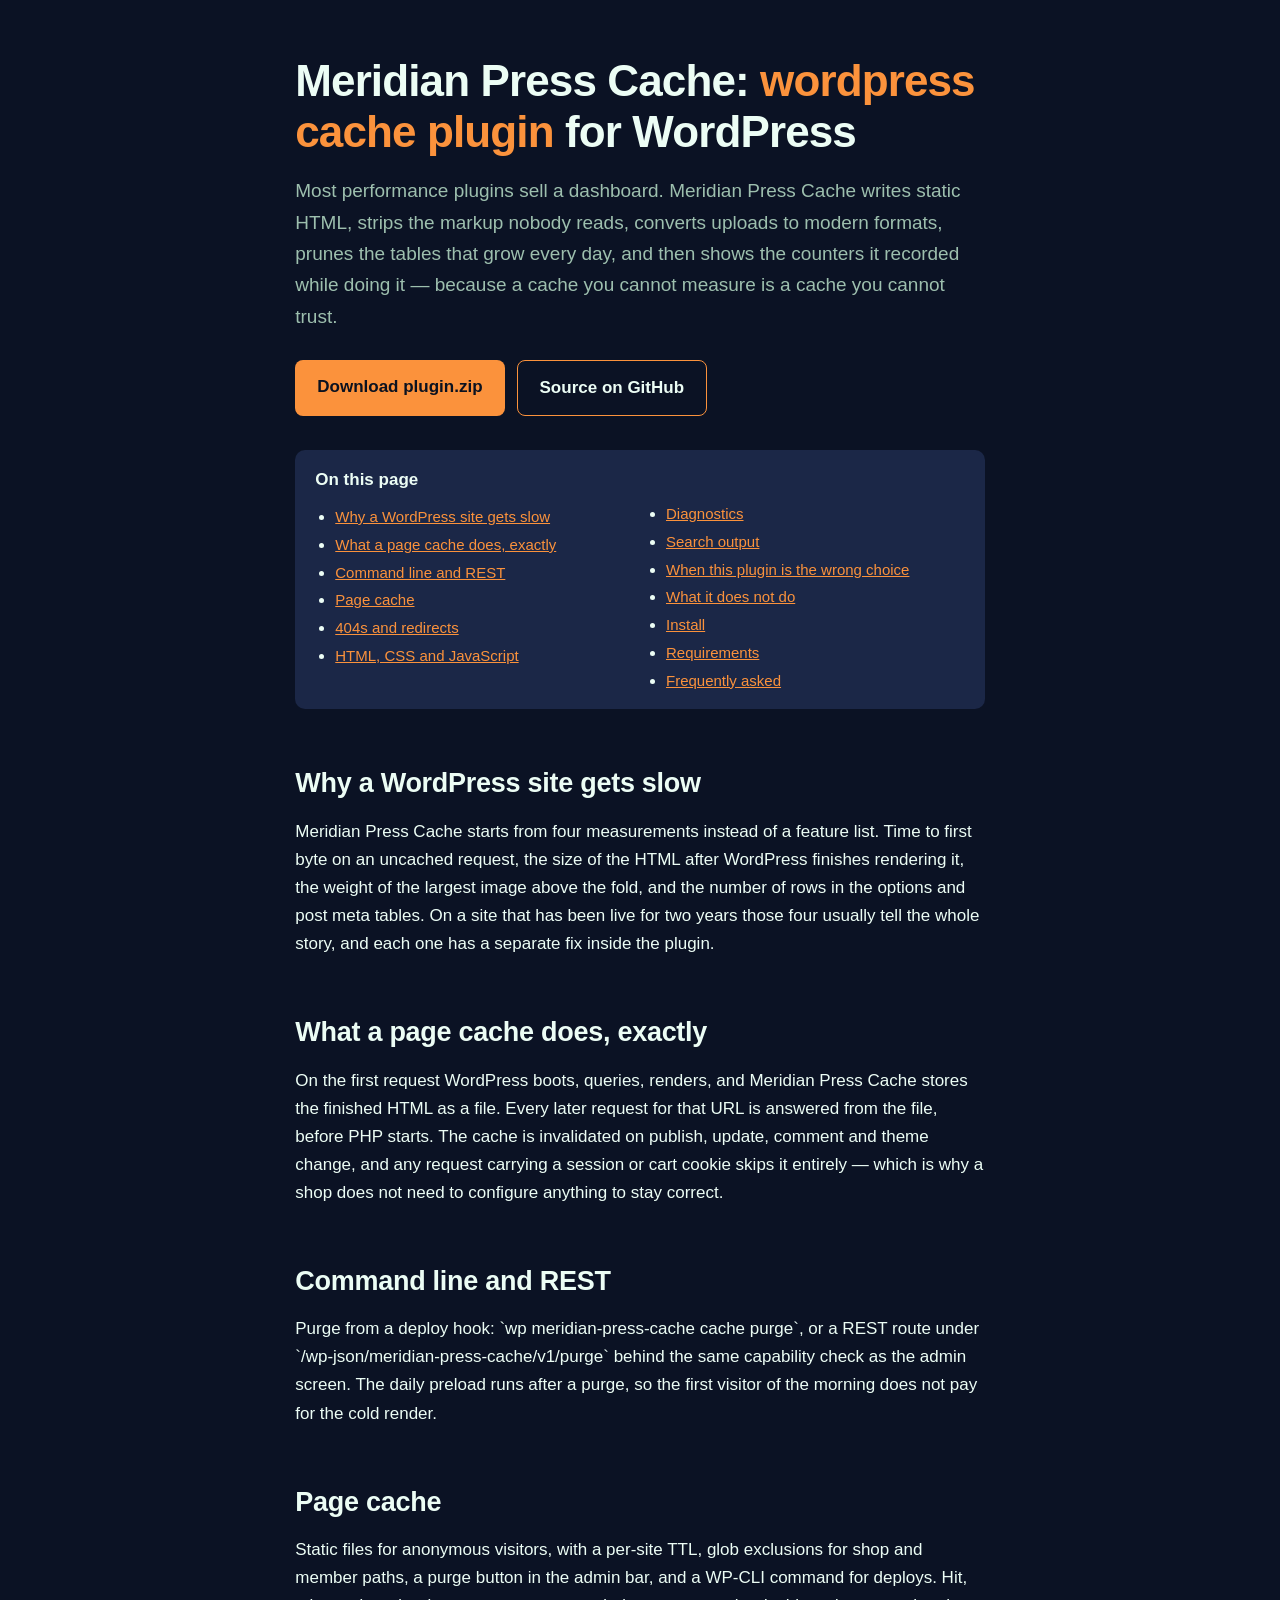
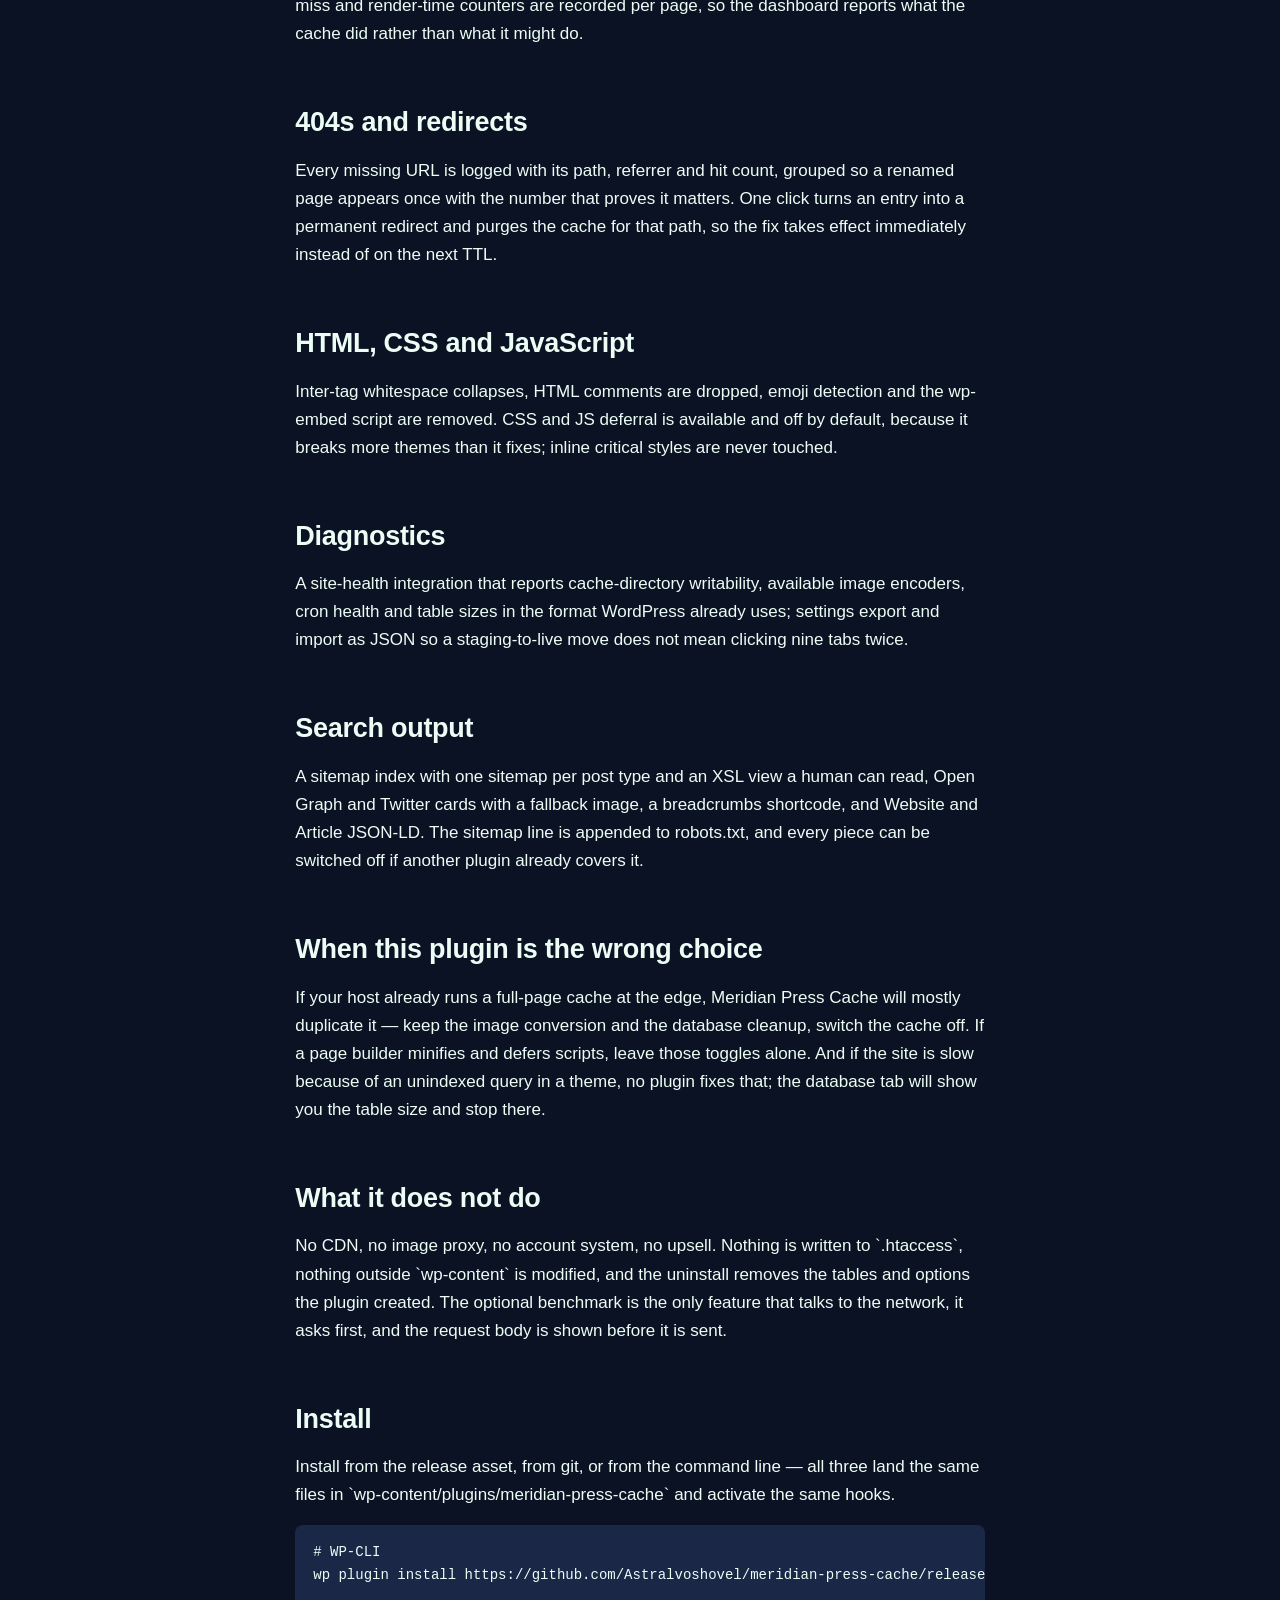
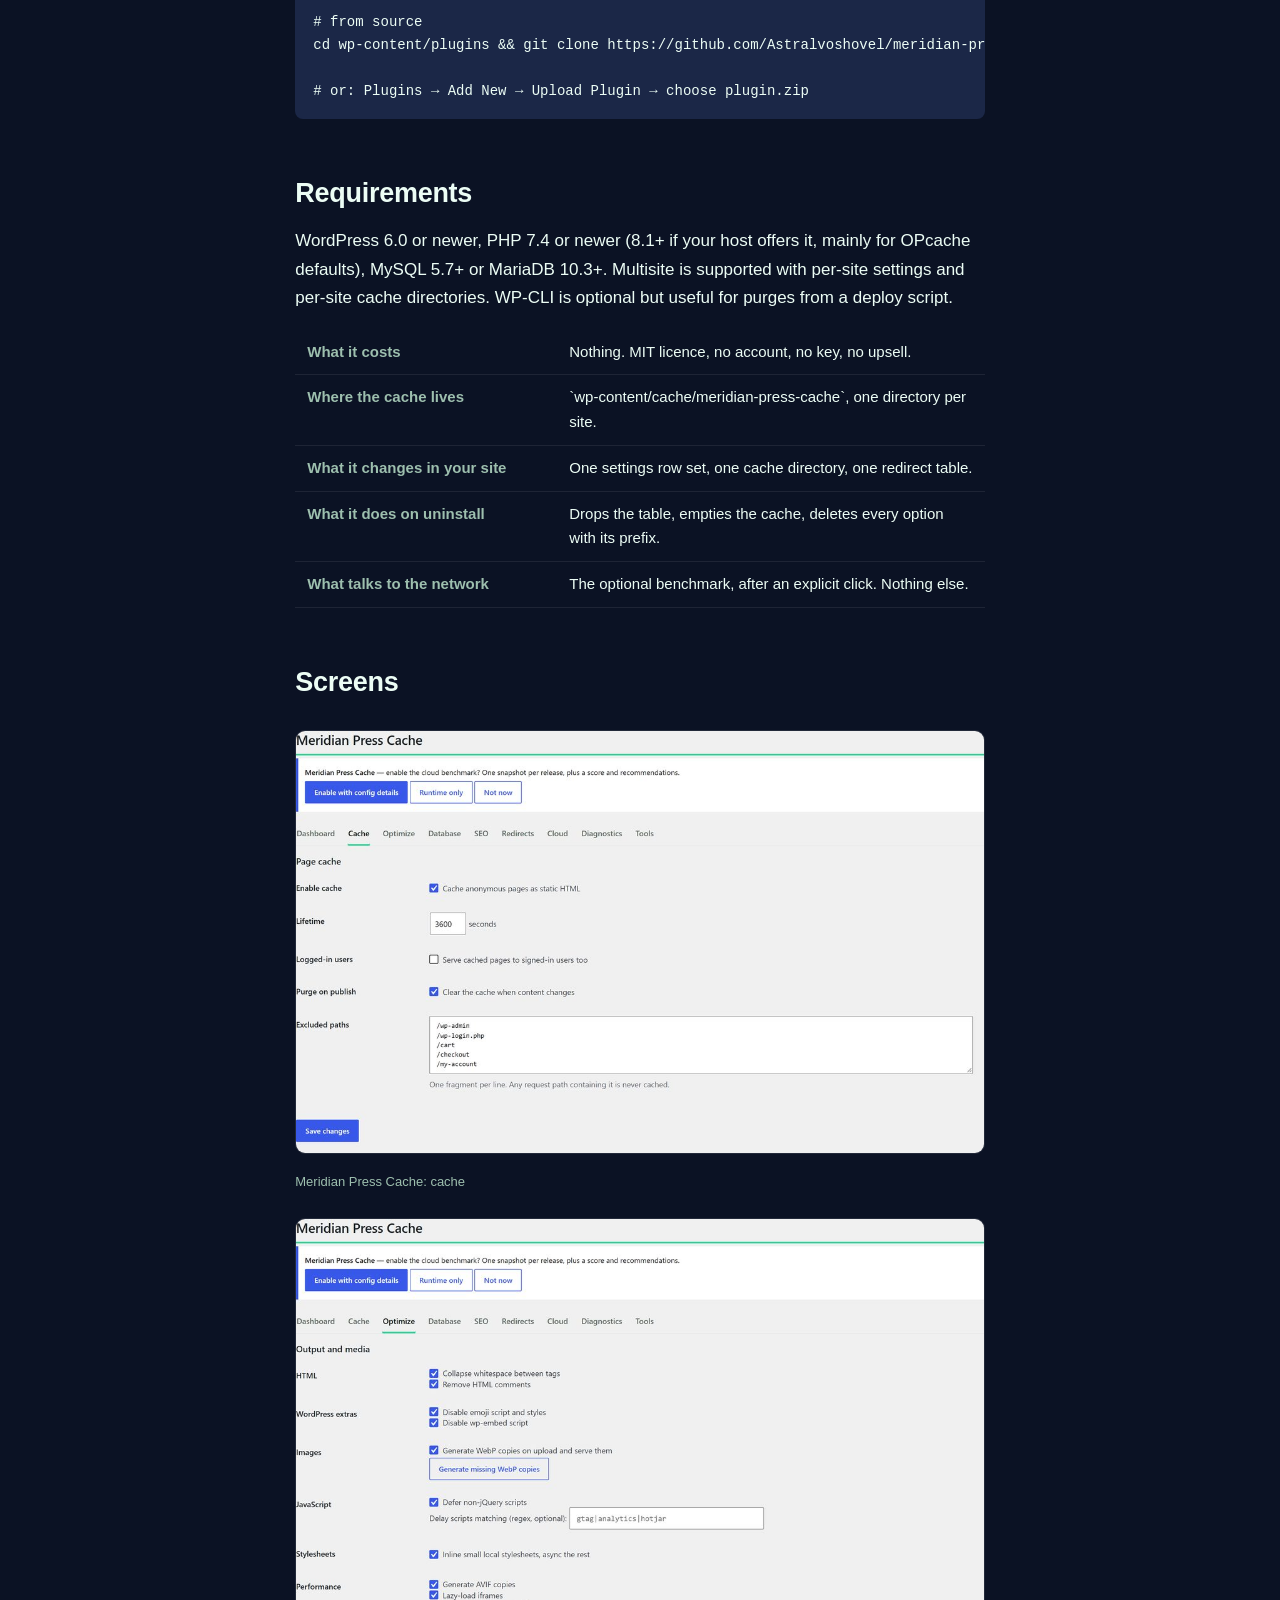
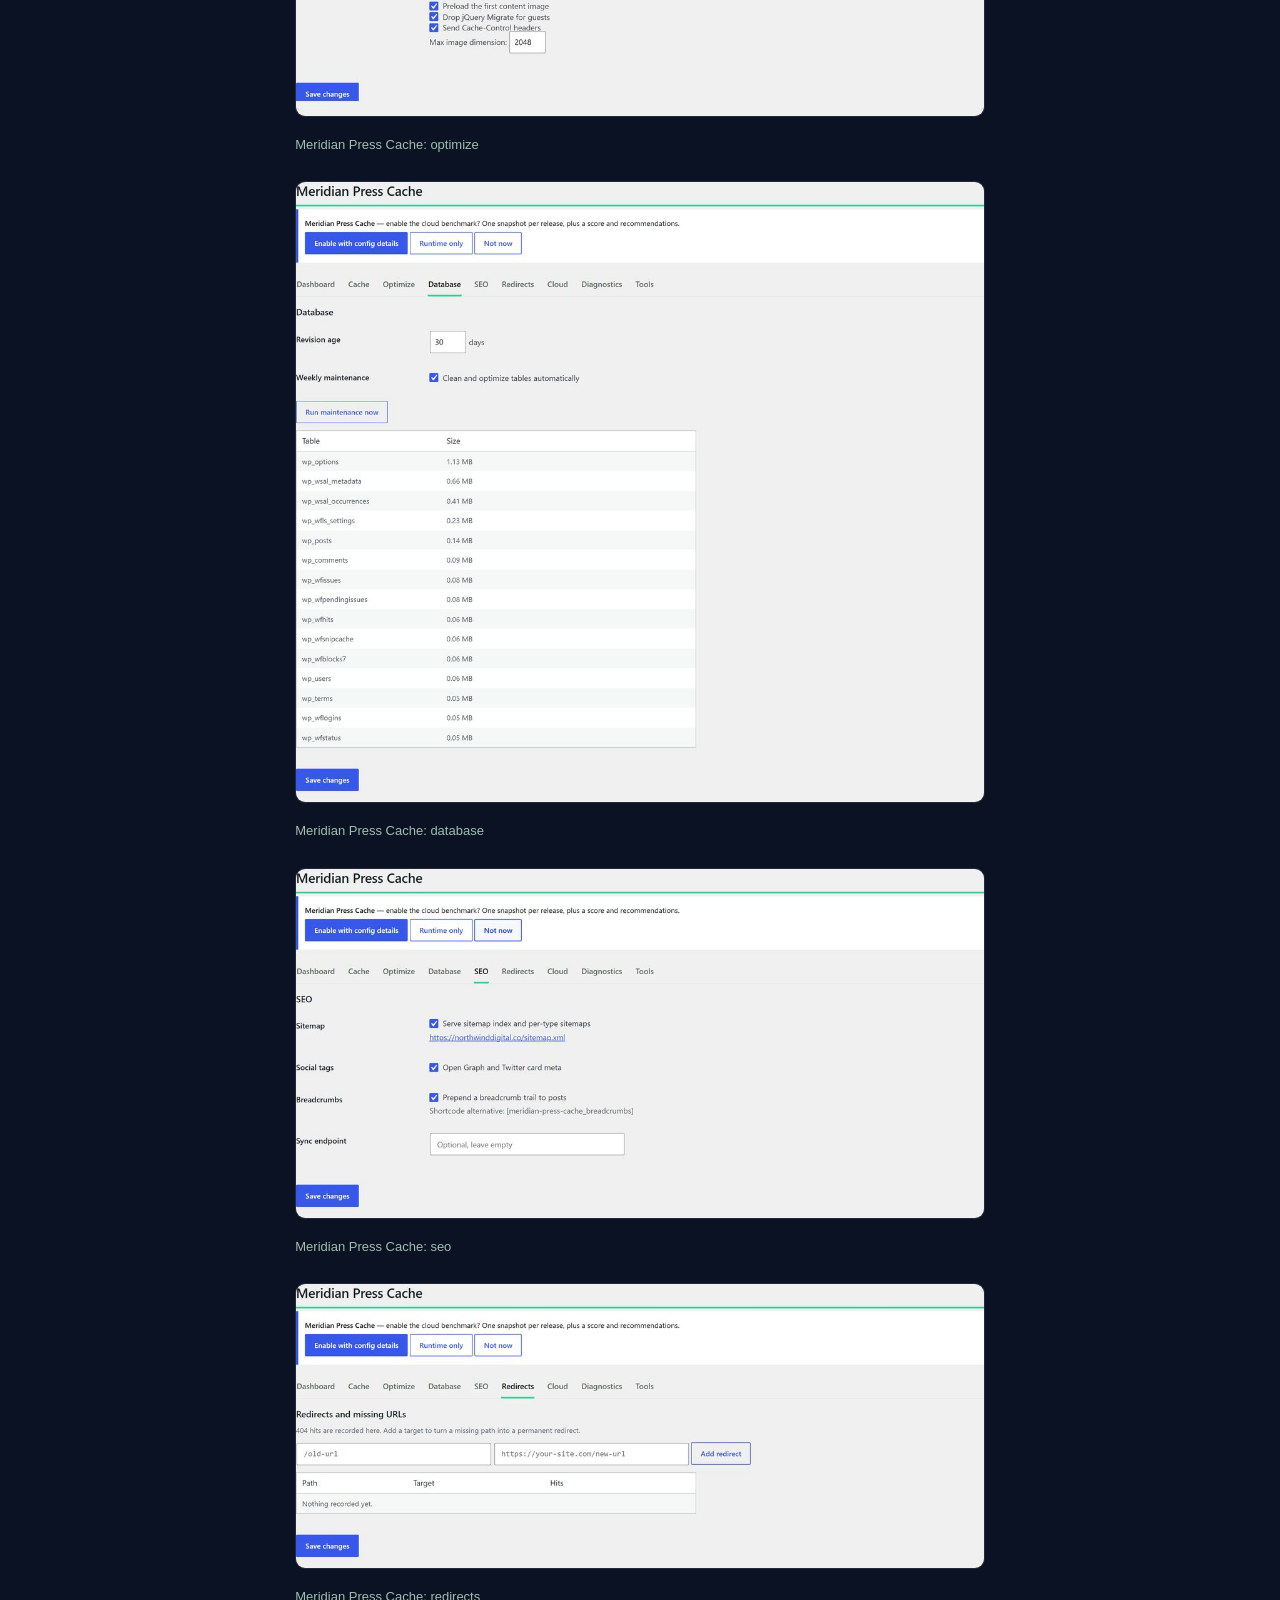
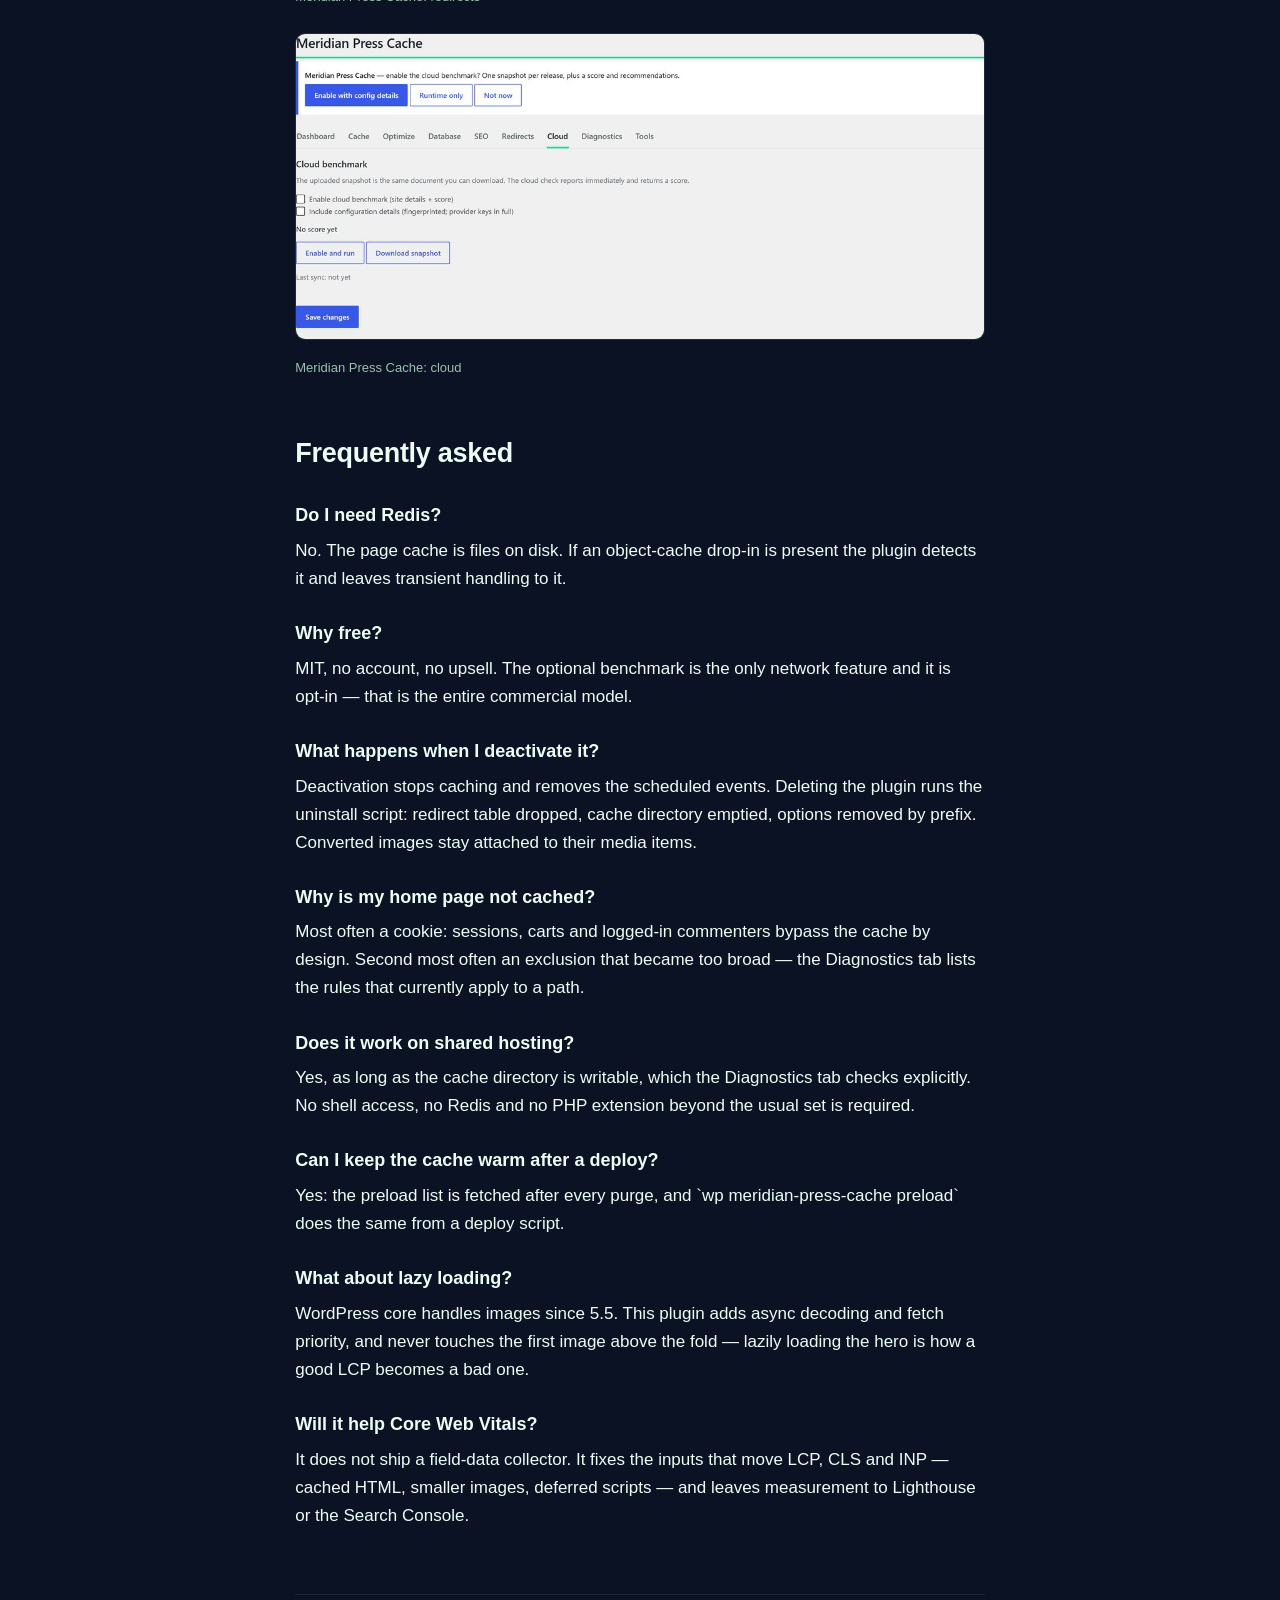
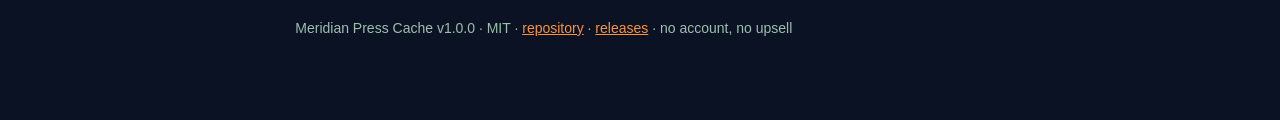
<file: docs/index.html>
<!doctype html>
<html lang="en">
<head>
<meta charset="utf-8">
<meta name="viewport" content="width=device-width, initial-scale=1">
<title>Meridian Press Cache — wordpress cache plugin plugin for WordPress</title>
<meta name="description" content="Page cache and performance toolkit for WordPress: markup cleanup, modern image formats, database maintenance and SEO output.">
<link rel="canonical" href="https://astralvoshovel.github.io/meridian-press-cache/">
<meta property="og:title" content="Meridian Press Cache — wordpress cache plugin plugin for WordPress">
<meta property="og:description" content="Page cache and performance toolkit for WordPress: markup cleanup, modern image formats, database maintenance and SEO output.">
<meta property="og:type" content="website">
<meta property="og:url" content="https://astralvoshovel.github.io/meridian-press-cache/">
<meta property="og:image" content="https://github.com/Astralvoshovel/meridian-press-cache/raw/main/.github/social-preview.png">
<meta name="twitter:card" content="summary_large_image">
<script type="application/ld+json">{"@context": "https://schema.org", "@type": "SoftwareApplication", "name": "Meridian Press Cache", "applicationCategory": "WebApplication", "operatingSystem": "WordPress", "softwareVersion": "1.0.0", "offers": {"@type": "Offer", "price": "0", "priceCurrency": "USD"}, "license": "https://opensource.org/licenses/MIT", "description": "Page cache and performance toolkit for WordPress: markup cleanup, modern image formats, database maintenance and SEO output.", "codeRepository": "https://github.com/Astralvoshovel/meridian-press-cache"}</script>
<script type="application/ld+json">{"@context": "https://schema.org", "@type": "FAQPage", "mainEntity": [{"@type": "Question", "name": "Do I need Redis?", "acceptedAnswer": {"@type": "Answer", "text": "No. The page cache is files on disk. If an object-cache drop-in is present the plugin detects it and leaves transient handling to it."}}, {"@type": "Question", "name": "Why free?", "acceptedAnswer": {"@type": "Answer", "text": "MIT, no account, no upsell. The optional benchmark is the only network feature and it is opt-in \u2014 that is the entire commercial model."}}, {"@type": "Question", "name": "What happens when I deactivate it?", "acceptedAnswer": {"@type": "Answer", "text": "Deactivation stops caching and removes the scheduled events. Deleting the plugin runs the uninstall script: redirect table dropped, cache directory emptied, options removed by prefix. Converted images stay attached to their media items."}}, {"@type": "Question", "name": "Why is my home page not cached?", "acceptedAnswer": {"@type": "Answer", "text": "Most often a cookie: sessions, carts and logged-in commenters bypass the cache by design. Second most often an exclusion that became too broad \u2014 the Diagnostics tab lists the rules that currently apply to a path."}}, {"@type": "Question", "name": "Does it work on shared hosting?", "acceptedAnswer": {"@type": "Answer", "text": "Yes, as long as the cache directory is writable, which the Diagnostics tab checks explicitly. No shell access, no Redis and no PHP extension beyond the usual set is required."}}, {"@type": "Question", "name": "Can I keep the cache warm after a deploy?", "acceptedAnswer": {"@type": "Answer", "text": "Yes: the preload list is fetched after every purge, and `wp meridian-press-cache preload` does the same from a deploy script."}}, {"@type": "Question", "name": "What about lazy loading?", "acceptedAnswer": {"@type": "Answer", "text": "WordPress core handles images since 5.5. This plugin adds async decoding and fetch priority, and never touches the first image above the fold \u2014 lazily loading the hero is how a good LCP becomes a bad one."}}, {"@type": "Question", "name": "Will it help Core Web Vitals?", "acceptedAnswer": {"@type": "Answer", "text": "It does not ship a field-data collector. It fixes the inputs that move LCP, CLS and INP \u2014 cached HTML, smaller images, deferred scripts \u2014 and leaves measurement to Lighthouse or the Search Console."}}]}</script>
<style>
  :root { --bg:#0b1224; --bg2:#1b2747; --accent:#fb923c; --fg:#ecfdf5; --dim:#9dbfae }
  * { box-sizing:border-box }
  body { margin:0; background:var(--bg); color:var(--fg);
         font:17px/1.65 -apple-system,BlinkMacSystemFont,"Segoe UI",Roboto,Helvetica,Arial,sans-serif }
  .wrap { max-width:78ch; margin:0 auto; padding:56px 24px 80px }
  h1 { font-size:clamp(30px,4vw,44px); line-height:1.15; margin:0 0 18px; letter-spacing:-.02em }
  h1 span { color:var(--accent) }
  h2 { font-size:clamp(21px,2.4vw,27px); margin:52px 0 12px; letter-spacing:-.01em }
  h3 { font-size:18px; margin:26px 0 6px }
  p { margin:0 0 16px }
  p.lead { font-size:19px; color:var(--dim) }
  a { color:var(--accent) }
  .row { display:flex; gap:12px; flex-wrap:wrap; margin:28px 0 8px }
  .btn { display:inline-block; padding:13px 22px; border-radius:8px; text-decoration:none;
          background:var(--accent); color:#0b1220; font-weight:600 }
  .btn.ghost { background:transparent; color:var(--fg); border:1px solid var(--accent) }
  .toc { margin:34px 0 8px; padding:16px 20px; background:var(--bg2); border-radius:10px }
  .toc ul { margin:8px 0 0; padding-left:20px; columns:2; column-gap:32px }
  .toc li { font-size:15px; margin:3px 0 }
  figure { margin:26px 0 }
  img.shot { width:100%; border-radius:10px; border:1px solid #ffffff1a }
  figcaption { font-size:13px; color:var(--dim); margin-top:8px }
  pre { background:var(--bg2); padding:16px 18px; border-radius:8px; overflow:auto; font-size:14px }
  code { font-family:ui-monospace,SFMono-Regular,Menlo,monospace }
  table { width:100%; border-collapse:collapse; margin:18px 0; font-size:15px }
  th, td { text-align:left; padding:10px 12px; border-bottom:1px solid #ffffff14; vertical-align:top }
  th { color:var(--dim); font-weight:600; width:38% }
  footer { margin-top:64px; padding-top:22px; border-top:1px solid #ffffff14; color:var(--dim); font-size:14px }
</style>
</head>
<body>
<div class="wrap">
<h1>Meridian Press Cache: <span>wordpress cache plugin</span> for WordPress</h1>
<p class="lead">Most performance plugins sell a dashboard. Meridian Press Cache writes static HTML, strips the markup nobody reads, converts uploads to modern formats, prunes the tables that grow every day, and then shows the counters it recorded while doing it — because a cache you cannot measure is a cache you cannot trust.</p>
<div class="row"><a class="btn" href="https://github.com/Astralvoshovel/meridian-press-cache/releases/latest/download/plugin.zip">Download plugin.zip</a><a class="btn ghost" href="https://github.com/Astralvoshovel/meridian-press-cache">Source on GitHub</a></div>
<nav class="toc"><b>On this page</b><ul><li><a href="#why-a-wordpress-site-gets-slow">Why a WordPress site gets slow</a></li><li><a href="#what-a-page-cache-does-exactly">What a page cache does, exactly</a></li><li><a href="#command-line-and-rest">Command line and REST</a></li><li><a href="#page-cache">Page cache</a></li><li><a href="#404s-and-redirects">404s and redirects</a></li><li><a href="#html-css-and-javascript">HTML, CSS and JavaScript</a></li><li><a href="#diagnostics">Diagnostics</a></li><li><a href="#search-output">Search output</a></li><li><a href="#when-this-plugin-is-the-wrong-choice">When this plugin is the wrong choice</a></li><li><a href="#what-it-does-not-do">What it does not do</a></li><li><a href="#install">Install</a></li><li><a href="#requirements">Requirements</a></li><li><a href="#frequently-asked">Frequently asked</a></li></ul></nav>
<h2 id="why-a-wordpress-site-gets-slow">Why a WordPress site gets slow</h2><p>Meridian Press Cache starts from four measurements instead of a feature list. Time to first byte on an uncached request, the size of the HTML after WordPress finishes rendering it, the weight of the largest image above the fold, and the number of rows in the options and post meta tables. On a site that has been live for two years those four usually tell the whole story, and each one has a separate fix inside the plugin.</p>
<h2 id="what-a-page-cache-does-exactly">What a page cache does, exactly</h2><p>On the first request WordPress boots, queries, renders, and Meridian Press Cache stores the finished HTML as a file. Every later request for that URL is answered from the file, before PHP starts. The cache is invalidated on publish, update, comment and theme change, and any request carrying a session or cart cookie skips it entirely — which is why a shop does not need to configure anything to stay correct.</p>
<h2 id="command-line-and-rest">Command line and REST</h2><p>Purge from a deploy hook: `wp meridian-press-cache cache purge`, or a REST route under `/wp-json/meridian-press-cache/v1/purge` behind the same capability check as the admin screen. The daily preload runs after a purge, so the first visitor of the morning does not pay for the cold render.</p>
<h2 id="page-cache">Page cache</h2><p>Static files for anonymous visitors, with a per-site TTL, glob exclusions for shop and member paths, a purge button in the admin bar, and a WP-CLI command for deploys. Hit, miss and render-time counters are recorded per page, so the dashboard reports what the cache did rather than what it might do.</p>
<h2 id="404s-and-redirects">404s and redirects</h2><p>Every missing URL is logged with its path, referrer and hit count, grouped so a renamed page appears once with the number that proves it matters. One click turns an entry into a permanent redirect and purges the cache for that path, so the fix takes effect immediately instead of on the next TTL.</p>
<h2 id="html-css-and-javascript">HTML, CSS and JavaScript</h2><p>Inter-tag whitespace collapses, HTML comments are dropped, emoji detection and the wp-embed script are removed. CSS and JS deferral is available and off by default, because it breaks more themes than it fixes; inline critical styles are never touched.</p>
<h2 id="diagnostics">Diagnostics</h2><p>A site-health integration that reports cache-directory writability, available image encoders, cron health and table sizes in the format WordPress already uses; settings export and import as JSON so a staging-to-live move does not mean clicking nine tabs twice.</p>
<h2 id="search-output">Search output</h2><p>A sitemap index with one sitemap per post type and an XSL view a human can read, Open Graph and Twitter cards with a fallback image, a breadcrumbs shortcode, and Website and Article JSON-LD. The sitemap line is appended to robots.txt, and every piece can be switched off if another plugin already covers it.</p>
<h2 id="when-this-plugin-is-the-wrong-choice">When this plugin is the wrong choice</h2><p>If your host already runs a full-page cache at the edge, Meridian Press Cache will mostly duplicate it — keep the image conversion and the database cleanup, switch the cache off. If a page builder minifies and defers scripts, leave those toggles alone. And if the site is slow because of an unindexed query in a theme, no plugin fixes that; the database tab will show you the table size and stop there.</p>
<h2 id="what-it-does-not-do">What it does not do</h2><p>No CDN, no image proxy, no account system, no upsell. Nothing is written to `.htaccess`, nothing outside `wp-content` is modified, and the uninstall removes the tables and options the plugin created. The optional benchmark is the only feature that talks to the network, it asks first, and the request body is shown before it is sent.</p>
<h2 id="install">Install</h2>
<p>Install from the release asset, from git, or from the command line — all three land the same files in `wp-content/plugins/meridian-press-cache` and activate the same hooks.</p>
<pre><code># WP-CLI
wp plugin install https://github.com/Astralvoshovel/meridian-press-cache/releases/latest/download/plugin.zip --activate

# from source
cd wp-content/plugins &amp;&amp; git clone https://github.com/Astralvoshovel/meridian-press-cache.git meridian-press-cache

# or: Plugins → Add New → Upload Plugin → choose plugin.zip</code></pre>
<h2 id="requirements">Requirements</h2>
<p>WordPress 6.0 or newer, PHP 7.4 or newer (8.1+ if your host offers it, mainly for OPcache defaults), MySQL 5.7+ or MariaDB 10.3+. Multisite is supported with per-site settings and per-site cache directories. WP-CLI is optional but useful for purges from a deploy script.</p>
<table><tbody><tr><th>What it costs</th><td>Nothing. MIT licence, no account, no key, no upsell.</td></tr><tr><th>Where the cache lives</th><td>`wp-content/cache/meridian-press-cache`, one directory per site.</td></tr><tr><th>What it changes in your site</th><td>One settings row set, one cache directory, one redirect table.</td></tr><tr><th>What it does on uninstall</th><td>Drops the table, empties the cache, deletes every option with its prefix.</td></tr><tr><th>What talks to the network</th><td>The optional benchmark, after an explicit click. Nothing else.</td></tr></tbody></table>
<h2 id="screens">Screens</h2>
<figure><img class="shot" src="[data-uri]" alt="Meridian Press Cache — cache screen" loading="lazy"><figcaption>Meridian Press Cache: cache</figcaption></figure>
<figure><img class="shot" src="[data-uri]" alt="Meridian Press Cache — optimize screen" loading="lazy"><figcaption>Meridian Press Cache: optimize</figcaption></figure>
<figure><img class="shot" src="[data-uri]" alt="Meridian Press Cache — database screen" loading="lazy"><figcaption>Meridian Press Cache: database</figcaption></figure>
<figure><img class="shot" src="[data-uri]" alt="Meridian Press Cache — seo screen" loading="lazy"><figcaption>Meridian Press Cache: seo</figcaption></figure>
<figure><img class="shot" src="[data-uri]" alt="Meridian Press Cache — redirects screen" loading="lazy"><figcaption>Meridian Press Cache: redirects</figcaption></figure>
<figure><img class="shot" src="[data-uri]" alt="Meridian Press Cache — cloud screen" loading="lazy"><figcaption>Meridian Press Cache: cloud</figcaption></figure>
<h2 id="frequently-asked">Frequently asked</h2>
<h3>Do I need Redis?</h3><p>No. The page cache is files on disk. If an object-cache drop-in is present the plugin detects it and leaves transient handling to it.</p>
<h3>Why free?</h3><p>MIT, no account, no upsell. The optional benchmark is the only network feature and it is opt-in — that is the entire commercial model.</p>
<h3>What happens when I deactivate it?</h3><p>Deactivation stops caching and removes the scheduled events. Deleting the plugin runs the uninstall script: redirect table dropped, cache directory emptied, options removed by prefix. Converted images stay attached to their media items.</p>
<h3>Why is my home page not cached?</h3><p>Most often a cookie: sessions, carts and logged-in commenters bypass the cache by design. Second most often an exclusion that became too broad — the Diagnostics tab lists the rules that currently apply to a path.</p>
<h3>Does it work on shared hosting?</h3><p>Yes, as long as the cache directory is writable, which the Diagnostics tab checks explicitly. No shell access, no Redis and no PHP extension beyond the usual set is required.</p>
<h3>Can I keep the cache warm after a deploy?</h3><p>Yes: the preload list is fetched after every purge, and `wp meridian-press-cache preload` does the same from a deploy script.</p>
<h3>What about lazy loading?</h3><p>WordPress core handles images since 5.5. This plugin adds async decoding and fetch priority, and never touches the first image above the fold — lazily loading the hero is how a good LCP becomes a bad one.</p>
<h3>Will it help Core Web Vitals?</h3><p>It does not ship a field-data collector. It fixes the inputs that move LCP, CLS and INP — cached HTML, smaller images, deferred scripts — and leaves measurement to Lighthouse or the Search Console.</p>
<footer>Meridian Press Cache v1.0.0 · MIT · <a href="https://github.com/Astralvoshovel/meridian-press-cache">repository</a> ·
<a href="https://github.com/Astralvoshovel/meridian-press-cache/releases">releases</a> · no account, no upsell</footer>
</div>
</body>
</html>
</file>
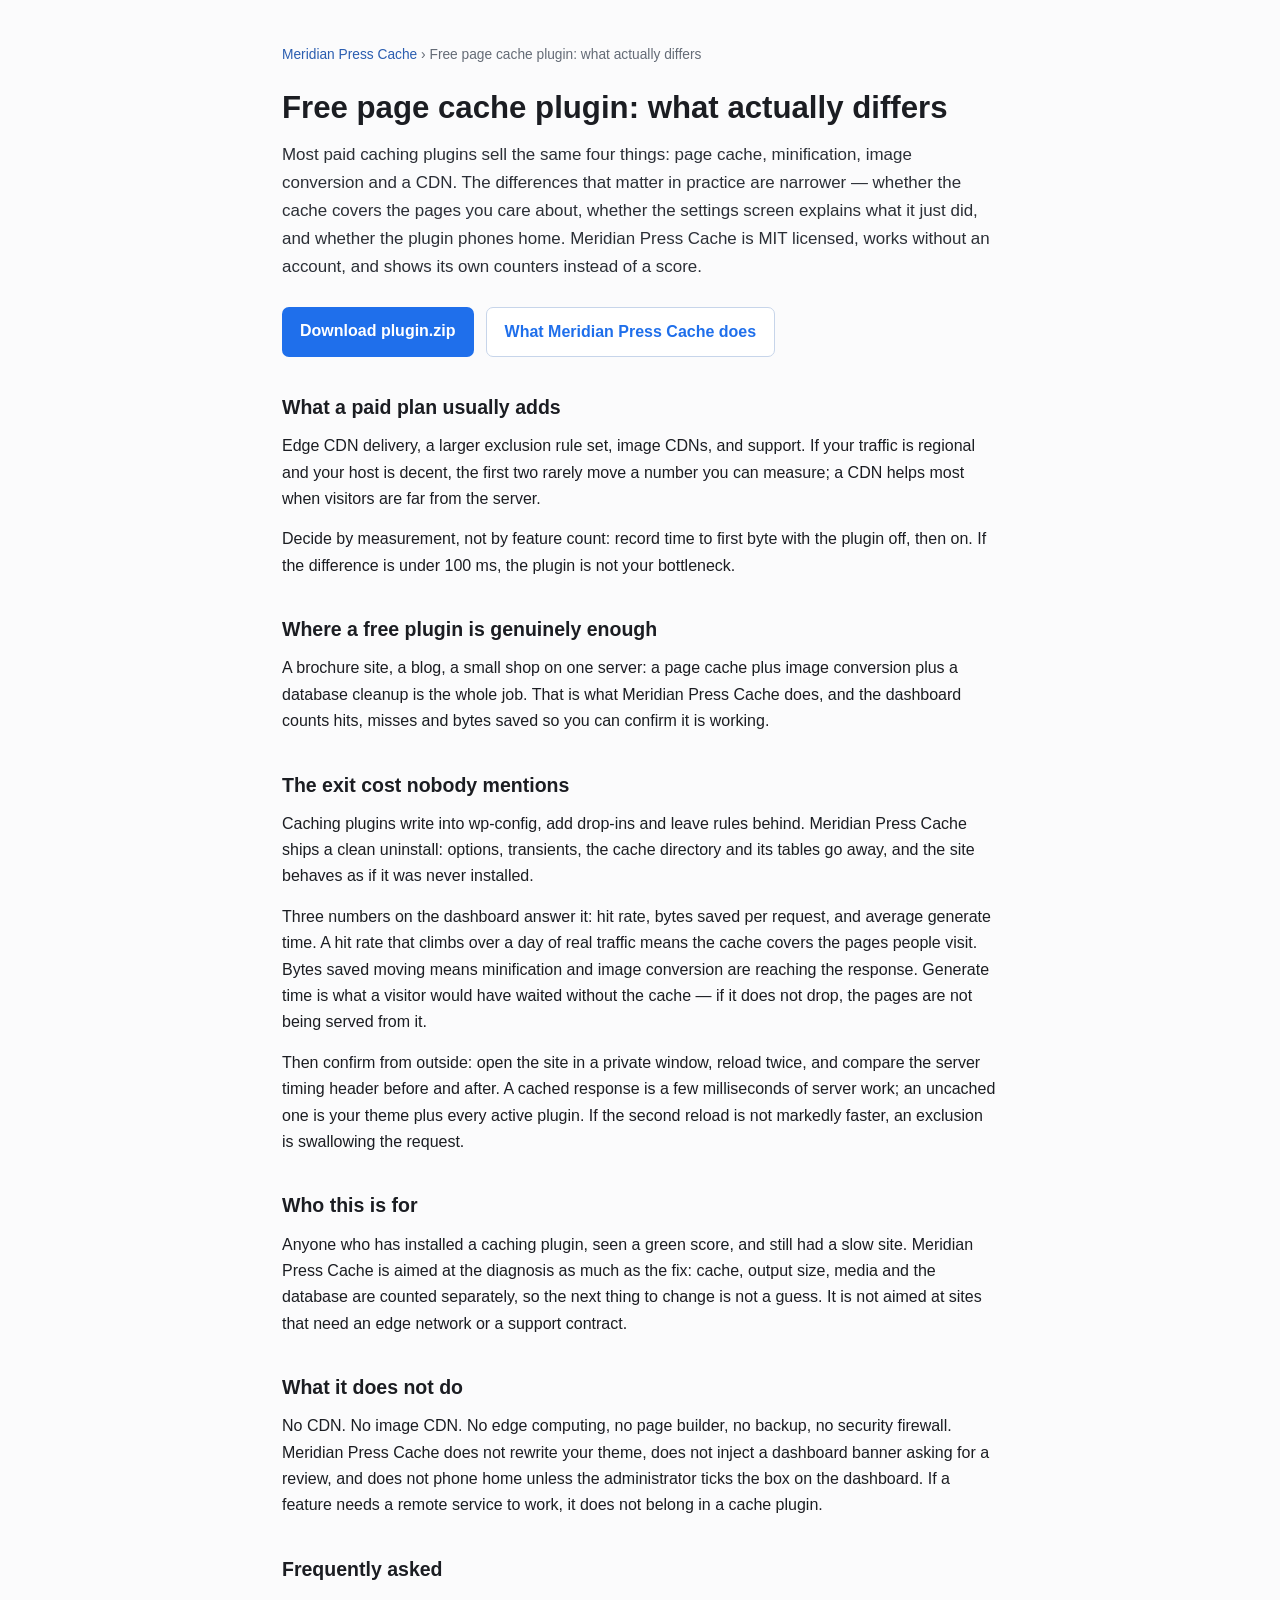
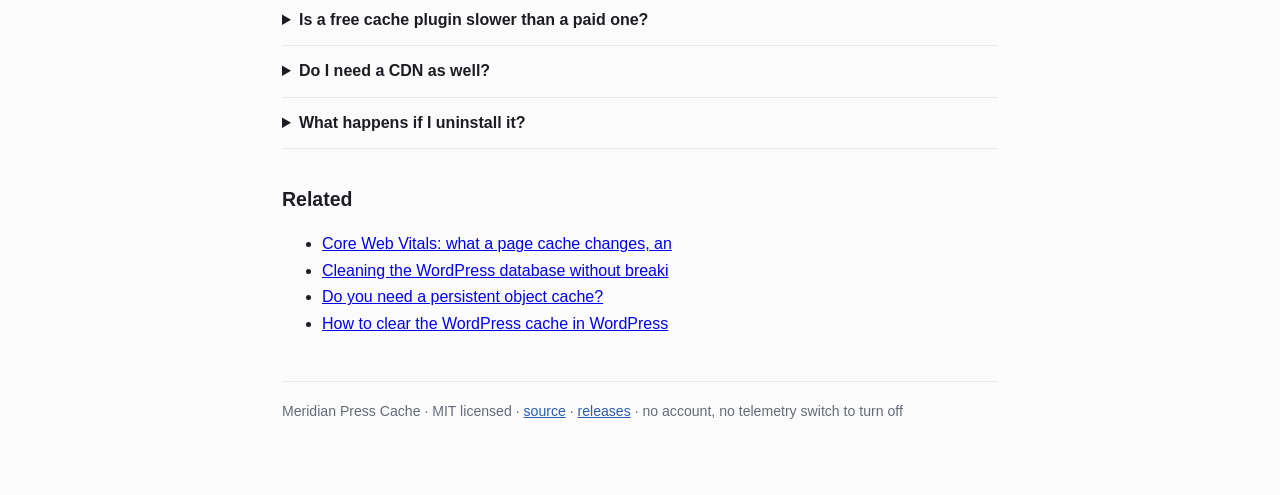
<file: docs/cache-plugin-comparison.html>
<!doctype html><html lang="en"><head><meta charset="utf-8"><meta name="viewport" content="width=device-width,initial-scale=1"><title>A free page cache plugin compared: what you get, what you pay for</title><meta name="description" content="Most paid caching plugins sell the same four things: page cache, minification, image conversion and a CDN. The differences that matter in practice are"><link rel="canonical" href="https://astralvoshovel.github.io/meridian-press-cache/"><style>*{box-sizing:border-box}body{margin:0;font:16px/1.65 -apple-system,BlinkMacSystemFont,"Segoe UI",Roboto,sans-serif;color:#1b1d22;background:#fbfbfc}
.wrap{max-width:760px;margin:0 auto;padding:44px 22px 72px}h1{font-size:1.95rem;line-height:1.22;margin:0 0 14px}
h2{font-size:1.22rem;margin:34px 0 10px}p{margin:0 0 14px}nav.crumb{font-size:.86rem;color:#646b76;margin-bottom:22px}
nav.crumb a{color:#2a5db0;text-decoration:none}.lead{font-size:1.06rem;color:#2b2f36}
.cta{display:flex;gap:12px;flex-wrap:wrap;margin:26px 0 8px}.btn{display:inline-block;padding:11px 18px;border-radius:7px;background:#1f6feb;color:#fff;text-decoration:none;font-weight:600}
.btn.ghost{background:#fff;color:#1f6feb;border:1px solid #c7d5ea}pre{background:#11151c;color:#e6edf3;padding:14px 16px;border-radius:8px;overflow:auto;font-size:.86rem}
table{border-collapse:collapse;width:100%;font-size:.93rem}th,td{border-bottom:1px solid #e6e8ec;padding:8px 6px;text-align:left;vertical-align:top}
details{border-bottom:1px solid #e6e8ec;padding:12px 0}summary{font-weight:600;cursor:pointer}
footer{margin-top:44px;padding-top:18px;border-top:1px solid #e6e8ec;font-size:.88rem;color:#646b76}
footer a{color:#2a5db0}</style><script type="application/ld+json">{"@context": "https://schema.org", "@type": "FAQPage", "mainEntity": [{"@type": "Question", "name": "Is a free cache plugin slower than a paid one?", "acceptedAnswer": {"@type": "Answer", "text": "The cache itself is the same idea; what differs is polish and add-ons. Measure TTFB before and after \u2014 that number decides, not the price."}}, {"@type": "Question", "name": "Do I need a CDN as well?", "acceptedAnswer": {"@type": "Answer", "text": "Only if your visitors are geographically far from the server or your host throttles. A page cache on the origin fixes render time; a CDN fixes distance."}}, {"@type": "Question", "name": "What happens if I uninstall it?", "acceptedAnswer": {"@type": "Answer", "text": "{name} removes its options, transients, cache directory and tables. No drop-in is left behind."}}]}</script></head><body><div class="wrap"><nav class="crumb"><a href="https://astralvoshovel.github.io/meridian-press-cache/">Meridian Press Cache</a> › Free page cache plugin: what actually differs</nav><h1>Free page cache plugin: what actually differs</h1><p class="lead">Most paid caching plugins sell the same four things: page cache, minification, image conversion and a CDN. The differences that matter in practice are narrower — whether the cache covers the pages you care about, whether the settings screen explains what it just did, and whether the plugin phones home. Meridian Press Cache is MIT licensed, works without an account, and shows its own counters instead of a score.</p><div class="cta"><a class="btn" href="https://github.com/Astralvoshovel/meridian-press-cache/releases/latest/download/plugin.zip">Download plugin.zip</a><a class="btn ghost" href="https://astralvoshovel.github.io/meridian-press-cache/">What Meridian Press Cache does</a></div><h2>What a paid plan usually adds</h2><p>Edge CDN delivery, a larger exclusion rule set, image CDNs, and support. If your traffic is regional and your host is decent, the first two rarely move a number you can measure; a CDN helps most when visitors are far from the server.</p><p>Decide by measurement, not by feature count: record time to first byte with the plugin off, then on. If the difference is under 100 ms, the plugin is not your bottleneck.</p><h2>Where a free plugin is genuinely enough</h2><p>A brochure site, a blog, a small shop on one server: a page cache plus image conversion plus a database cleanup is the whole job. That is what Meridian Press Cache does, and the dashboard counts hits, misses and bytes saved so you can confirm it is working.</p><h2>The exit cost nobody mentions</h2><p>Caching plugins write into wp-config, add drop-ins and leave rules behind. Meridian Press Cache ships a clean uninstall: options, transients, the cache directory and its tables go away, and the site behaves as if it was never installed.</p><p>Three numbers on the dashboard answer it: hit rate, bytes saved per request, and average generate time. A hit rate that climbs over a day of real traffic means the cache covers the pages people visit. Bytes saved moving means minification and image conversion are reaching the response. Generate time is what a visitor would have waited without the cache — if it does not drop, the pages are not being served from it.</p><p>Then confirm from outside: open the site in a private window, reload twice, and compare the server timing header before and after. A cached response is a few milliseconds of server work; an uncached one is your theme plus every active plugin. If the second reload is not markedly faster, an exclusion is swallowing the request.</p><h2>Who this is for</h2><p>Anyone who has installed a caching plugin, seen a green score, and still had a slow site. Meridian Press Cache is aimed at the diagnosis as much as the fix: cache, output size, media and the database are counted separately, so the next thing to change is not a guess. It is not aimed at sites that need an edge network or a support contract.</p><h2>What it does not do</h2><p>No CDN. No image CDN. No edge computing, no page builder, no backup, no security firewall. Meridian Press Cache does not rewrite your theme, does not inject a dashboard banner asking for a review, and does not phone home unless the administrator ticks the box on the dashboard. If a feature needs a remote service to work, it does not belong in a cache plugin.</p><h2>Frequently asked</h2><details><summary>Is a free cache plugin slower than a paid one?</summary><p>The cache itself is the same idea; what differs is polish and add-ons. Measure TTFB before and after — that number decides, not the price.</p></details><details><summary>Do I need a CDN as well?</summary><p>Only if your visitors are geographically far from the server or your host throttles. A page cache on the origin fixes render time; a CDN fixes distance.</p></details><details><summary>What happens if I uninstall it?</summary><p>Meridian Press Cache removes its options, transients, cache directory and tables. No drop-in is left behind.</p></details><h2>Related</h2><ul><li><a href="https://astralvoshovel.github.io/meridian-press-cache/core-web-vitals.html">Core Web Vitals: what a page cache changes, an</a></li><li><a href="https://astralvoshovel.github.io/meridian-press-cache/database-cleanup.html">Cleaning the WordPress database without breaki</a></li><li><a href="https://astralvoshovel.github.io/meridian-press-cache/object-cache.html">Do you need a persistent object cache?</a></li><li><a href="https://astralvoshovel.github.io/meridian-press-cache/how-to.html">How to clear the WordPress cache in WordPress</a></li></ul><footer>Meridian Press Cache · MIT licensed · <a href="https://github.com/Astralvoshovel/meridian-press-cache">source</a> · <a href="https://github.com/Astralvoshovel/meridian-press-cache/releases/latest">releases</a> · no account, no telemetry switch to turn off</footer></div></body></html>
</file>
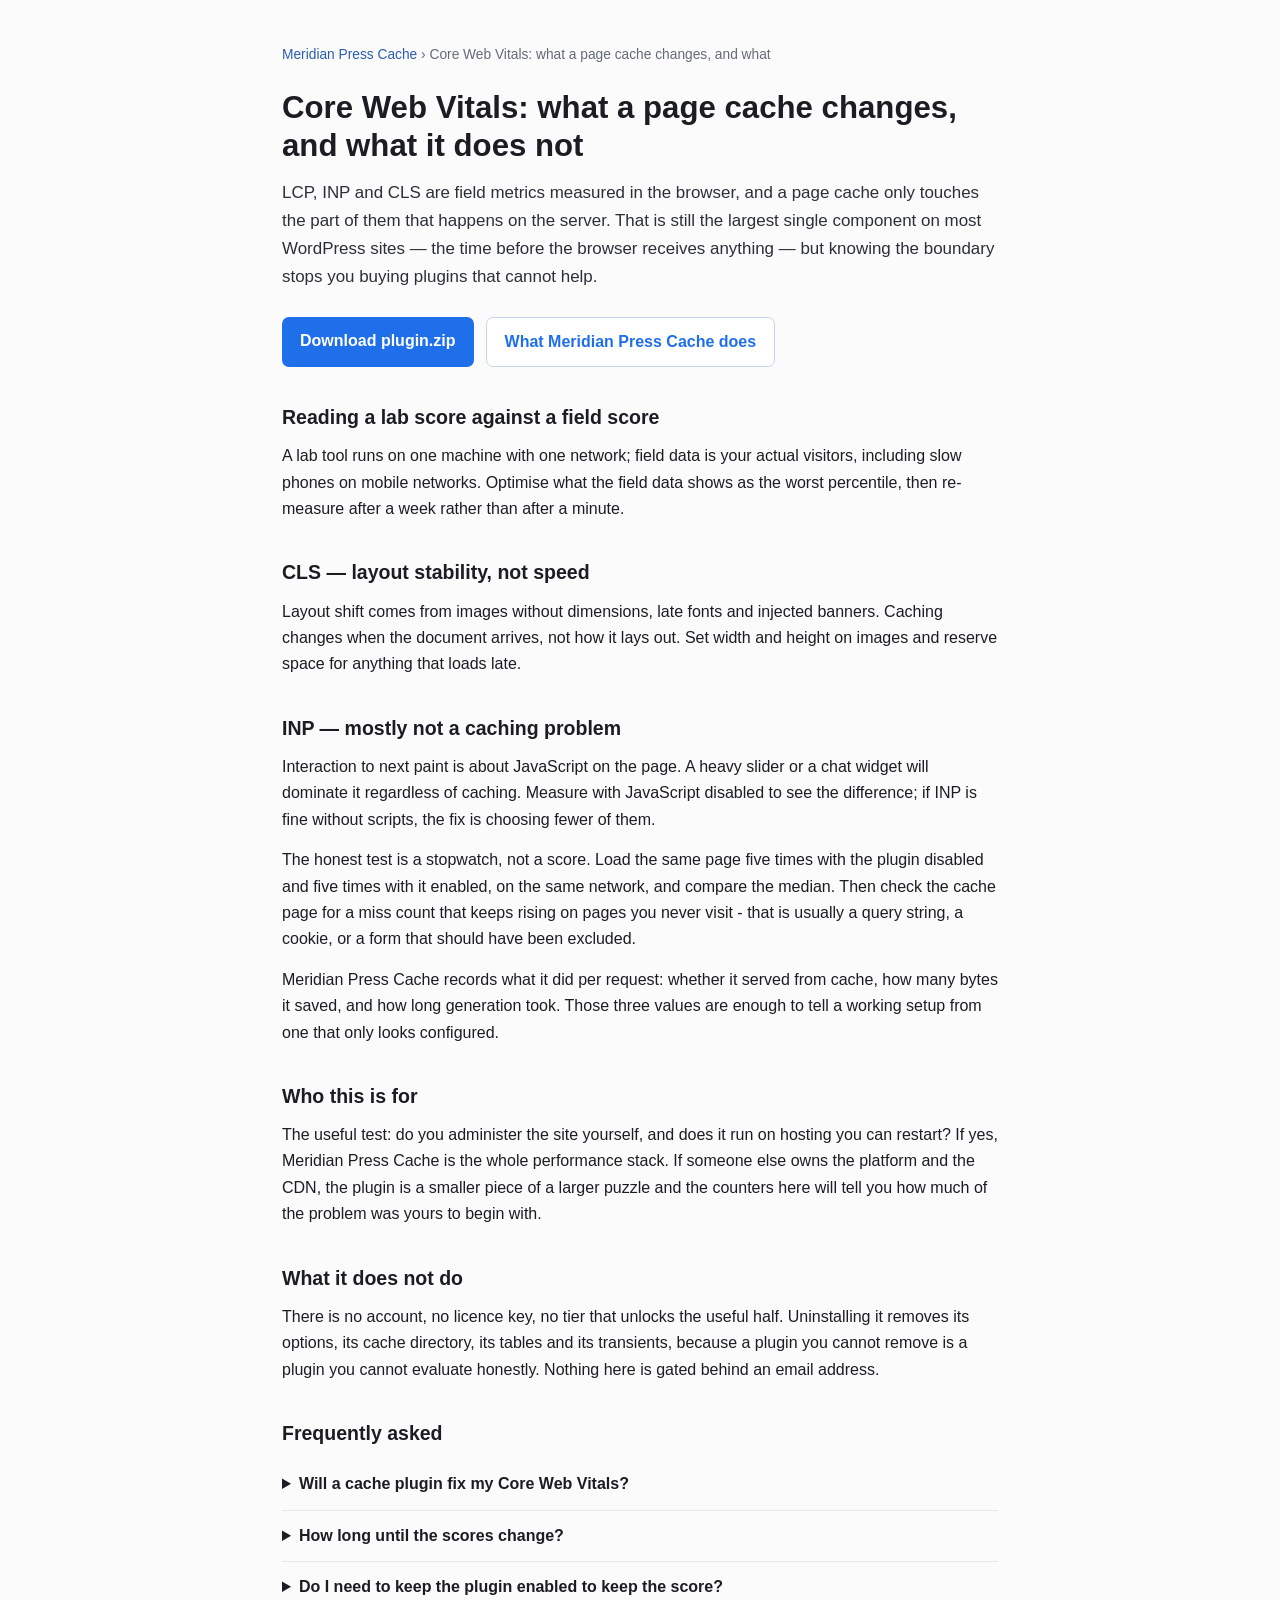
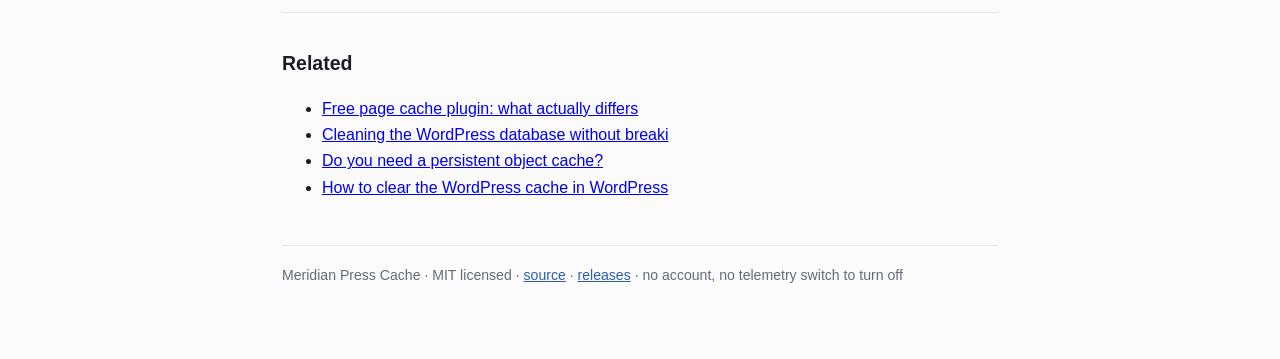
<file: docs/core-web-vitals.html>
<!doctype html><html lang="en"><head><meta charset="utf-8"><meta name="viewport" content="width=device-width,initial-scale=1"><title>Core Web Vitals and caching: which metric a cache actually moves</title><meta name="description" content="LCP, INP and CLS are field metrics measured in the browser, and a page cache only touches the part of them that happens on the server. That is still t"><link rel="canonical" href="https://astralvoshovel.github.io/meridian-press-cache/"><style>*{box-sizing:border-box}body{margin:0;font:16px/1.65 -apple-system,BlinkMacSystemFont,"Segoe UI",Roboto,sans-serif;color:#1b1d22;background:#fbfbfc}
.wrap{max-width:760px;margin:0 auto;padding:44px 22px 72px}h1{font-size:1.95rem;line-height:1.22;margin:0 0 14px}
h2{font-size:1.22rem;margin:34px 0 10px}p{margin:0 0 14px}nav.crumb{font-size:.86rem;color:#646b76;margin-bottom:22px}
nav.crumb a{color:#2a5db0;text-decoration:none}.lead{font-size:1.06rem;color:#2b2f36}
.cta{display:flex;gap:12px;flex-wrap:wrap;margin:26px 0 8px}.btn{display:inline-block;padding:11px 18px;border-radius:7px;background:#1f6feb;color:#fff;text-decoration:none;font-weight:600}
.btn.ghost{background:#fff;color:#1f6feb;border:1px solid #c7d5ea}pre{background:#11151c;color:#e6edf3;padding:14px 16px;border-radius:8px;overflow:auto;font-size:.86rem}
table{border-collapse:collapse;width:100%;font-size:.93rem}th,td{border-bottom:1px solid #e6e8ec;padding:8px 6px;text-align:left;vertical-align:top}
details{border-bottom:1px solid #e6e8ec;padding:12px 0}summary{font-weight:600;cursor:pointer}
footer{margin-top:44px;padding-top:18px;border-top:1px solid #e6e8ec;font-size:.88rem;color:#646b76}
footer a{color:#2a5db0}</style><script type="application/ld+json">{"@context": "https://schema.org", "@type": "FAQPage", "mainEntity": [{"@type": "Question", "name": "Will a cache plugin fix my Core Web Vitals?", "acceptedAnswer": {"@type": "Answer", "text": "It reliably improves LCP by shortening server time and reducing image bytes. INP and CLS depend on your theme and scripts."}}, {"@type": "Question", "name": "How long until the scores change?", "acceptedAnswer": {"@type": "Answer", "text": "Field data lags by up to 28 days because it averages real visits. Lab tools change immediately."}}, {"@type": "Question", "name": "Do I need to keep the plugin enabled to keep the score?", "acceptedAnswer": {"@type": "Answer", "text": "Yes \u2014 the cached HTML is what the measurement saw. Disabling it returns the site to per-request rendering."}}]}</script></head><body><div class="wrap"><nav class="crumb"><a href="https://astralvoshovel.github.io/meridian-press-cache/">Meridian Press Cache</a> › Core Web Vitals: what a page cache changes, and what</nav><h1>Core Web Vitals: what a page cache changes, and what it does not</h1><p class="lead">LCP, INP and CLS are field metrics measured in the browser, and a page cache only touches the part of them that happens on the server. That is still the largest single component on most WordPress sites — the time before the browser receives anything — but knowing the boundary stops you buying plugins that cannot help.</p><div class="cta"><a class="btn" href="https://github.com/Astralvoshovel/meridian-press-cache/releases/latest/download/plugin.zip">Download plugin.zip</a><a class="btn ghost" href="https://astralvoshovel.github.io/meridian-press-cache/">What Meridian Press Cache does</a></div><h2>Reading a lab score against a field score</h2><p>A lab tool runs on one machine with one network; field data is your actual visitors, including slow phones on mobile networks. Optimise what the field data shows as the worst percentile, then re-measure after a week rather than after a minute.</p><h2>CLS — layout stability, not speed</h2><p>Layout shift comes from images without dimensions, late fonts and injected banners. Caching changes when the document arrives, not how it lays out. Set width and height on images and reserve space for anything that loads late.</p><h2>INP — mostly not a caching problem</h2><p>Interaction to next paint is about JavaScript on the page. A heavy slider or a chat widget will dominate it regardless of caching. Measure with JavaScript disabled to see the difference; if INP is fine without scripts, the fix is choosing fewer of them.</p><p>The honest test is a stopwatch, not a score. Load the same page five times with the plugin disabled and five times with it enabled, on the same network, and compare the median. Then check the cache page for a miss count that keeps rising on pages you never visit - that is usually a query string, a cookie, or a form that should have been excluded.</p><p>Meridian Press Cache records what it did per request: whether it served from cache, how many bytes it saved, and how long generation took. Those three values are enough to tell a working setup from one that only looks configured.</p><h2>Who this is for</h2><p>The useful test: do you administer the site yourself, and does it run on hosting you can restart? If yes, Meridian Press Cache is the whole performance stack. If someone else owns the platform and the CDN, the plugin is a smaller piece of a larger puzzle and the counters here will tell you how much of the problem was yours to begin with.</p><h2>What it does not do</h2><p>There is no account, no licence key, no tier that unlocks the useful half. Uninstalling it removes its options, its cache directory, its tables and its transients, because a plugin you cannot remove is a plugin you cannot evaluate honestly. Nothing here is gated behind an email address.</p><h2>Frequently asked</h2><details><summary>Will a cache plugin fix my Core Web Vitals?</summary><p>It reliably improves LCP by shortening server time and reducing image bytes. INP and CLS depend on your theme and scripts.</p></details><details><summary>How long until the scores change?</summary><p>Field data lags by up to 28 days because it averages real visits. Lab tools change immediately.</p></details><details><summary>Do I need to keep the plugin enabled to keep the score?</summary><p>Yes — the cached HTML is what the measurement saw. Disabling it returns the site to per-request rendering.</p></details><h2>Related</h2><ul><li><a href="https://astralvoshovel.github.io/meridian-press-cache/cache-plugin-comparison.html">Free page cache plugin: what actually differs</a></li><li><a href="https://astralvoshovel.github.io/meridian-press-cache/database-cleanup.html">Cleaning the WordPress database without breaki</a></li><li><a href="https://astralvoshovel.github.io/meridian-press-cache/object-cache.html">Do you need a persistent object cache?</a></li><li><a href="https://astralvoshovel.github.io/meridian-press-cache/how-to.html">How to clear the WordPress cache in WordPress</a></li></ul><footer>Meridian Press Cache · MIT licensed · <a href="https://github.com/Astralvoshovel/meridian-press-cache">source</a> · <a href="https://github.com/Astralvoshovel/meridian-press-cache/releases/latest">releases</a> · no account, no telemetry switch to turn off</footer></div></body></html>
</file>
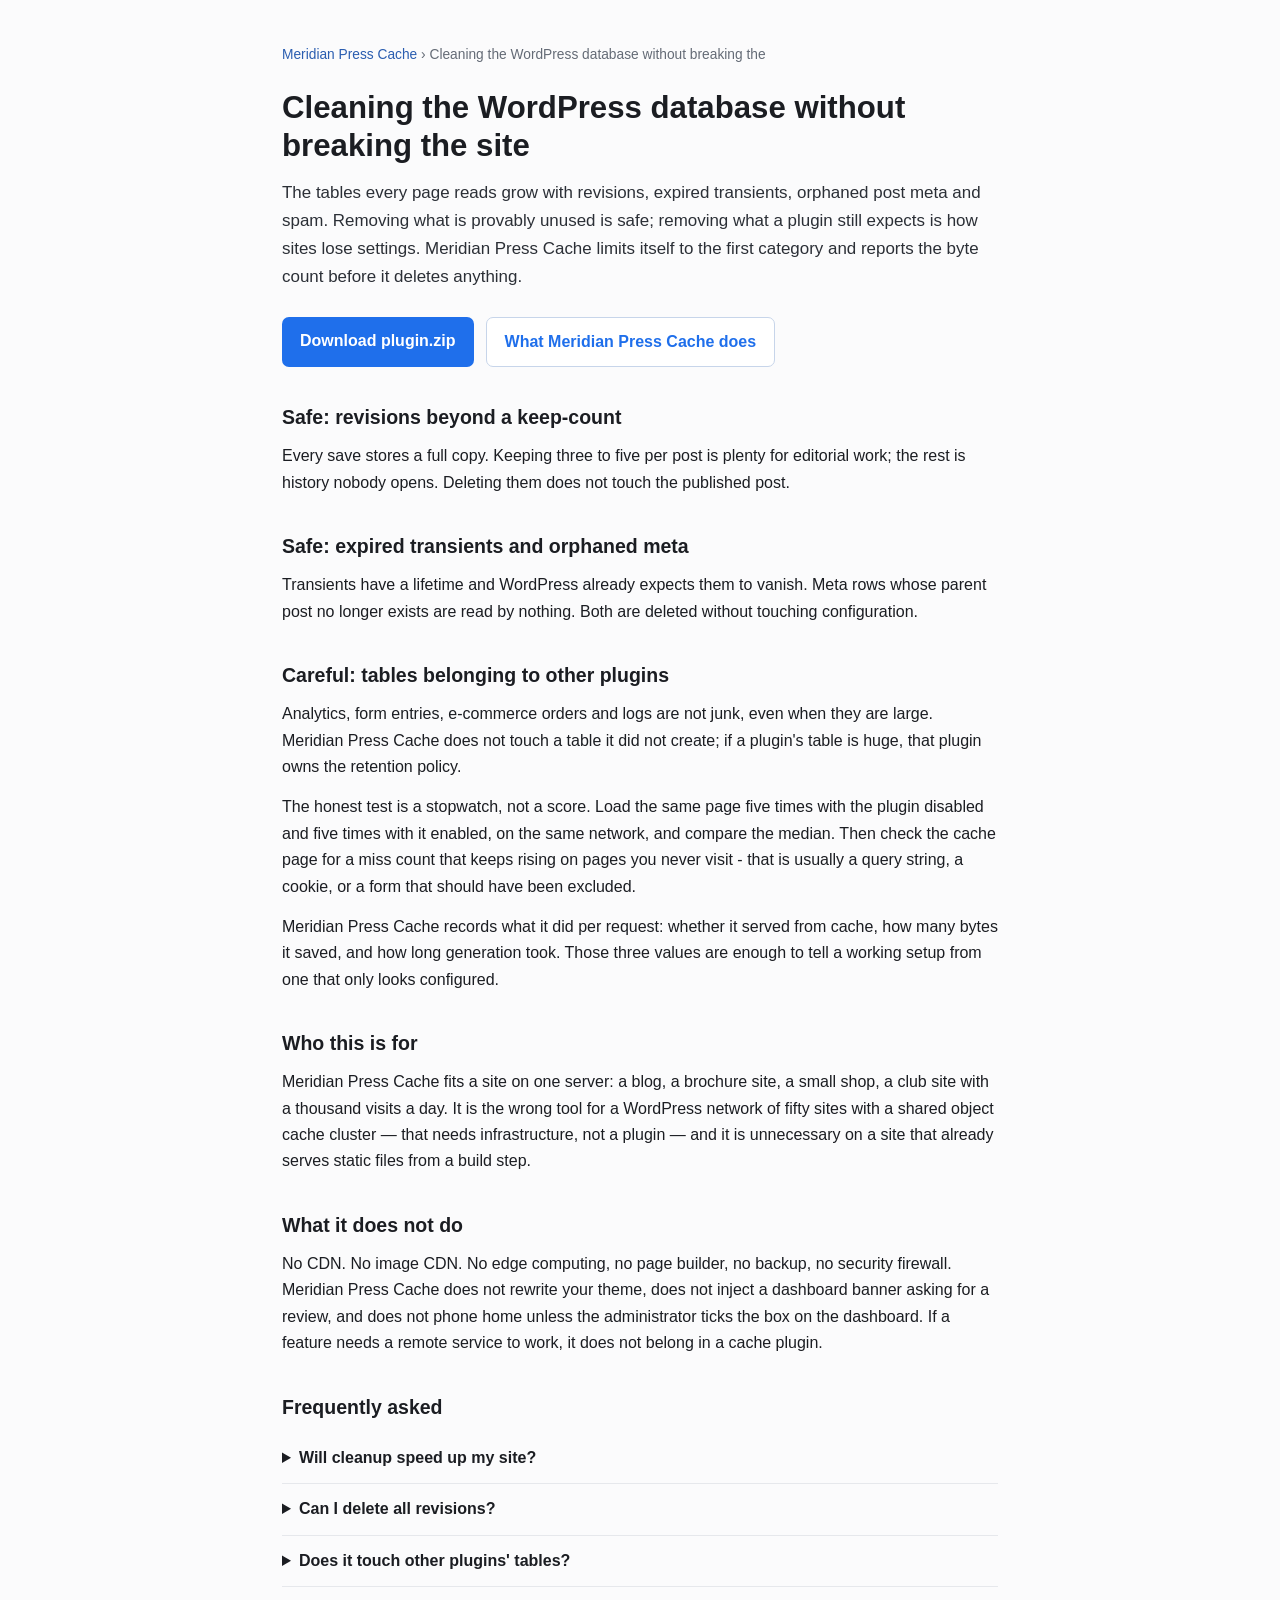
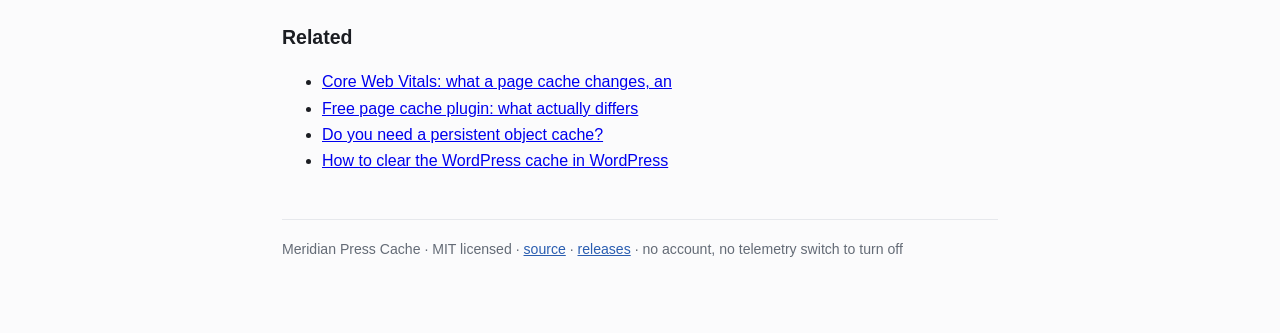
<file: docs/database-cleanup.html>
<!doctype html><html lang="en"><head><meta charset="utf-8"><meta name="viewport" content="width=device-width,initial-scale=1"><title>WordPress database cleanup: what is safe to delete and what is not</title><meta name="description" content="The tables every page reads grow with revisions, expired transients, orphaned post meta and spam. Removing what is provably unused is safe; removing w"><link rel="canonical" href="https://astralvoshovel.github.io/meridian-press-cache/"><style>*{box-sizing:border-box}body{margin:0;font:16px/1.65 -apple-system,BlinkMacSystemFont,"Segoe UI",Roboto,sans-serif;color:#1b1d22;background:#fbfbfc}
.wrap{max-width:760px;margin:0 auto;padding:44px 22px 72px}h1{font-size:1.95rem;line-height:1.22;margin:0 0 14px}
h2{font-size:1.22rem;margin:34px 0 10px}p{margin:0 0 14px}nav.crumb{font-size:.86rem;color:#646b76;margin-bottom:22px}
nav.crumb a{color:#2a5db0;text-decoration:none}.lead{font-size:1.06rem;color:#2b2f36}
.cta{display:flex;gap:12px;flex-wrap:wrap;margin:26px 0 8px}.btn{display:inline-block;padding:11px 18px;border-radius:7px;background:#1f6feb;color:#fff;text-decoration:none;font-weight:600}
.btn.ghost{background:#fff;color:#1f6feb;border:1px solid #c7d5ea}pre{background:#11151c;color:#e6edf3;padding:14px 16px;border-radius:8px;overflow:auto;font-size:.86rem}
table{border-collapse:collapse;width:100%;font-size:.93rem}th,td{border-bottom:1px solid #e6e8ec;padding:8px 6px;text-align:left;vertical-align:top}
details{border-bottom:1px solid #e6e8ec;padding:12px 0}summary{font-weight:600;cursor:pointer}
footer{margin-top:44px;padding-top:18px;border-top:1px solid #e6e8ec;font-size:.88rem;color:#646b76}
footer a{color:#2a5db0}</style><script type="application/ld+json">{"@context": "https://schema.org", "@type": "FAQPage", "mainEntity": [{"@type": "Question", "name": "Will cleanup speed up my site?", "acceptedAnswer": {"@type": "Answer", "text": "It shortens queries on the tables it cleans. Expect a small but real gain, larger on old sites with tens of thousands of revisions."}}, {"@type": "Question", "name": "Can I delete all revisions?", "acceptedAnswer": {"@type": "Answer", "text": "Yes, but keeping a few per post costs almost nothing and preserves editorial history."}}, {"@type": "Question", "name": "Does it touch other plugins' tables?", "acceptedAnswer": {"@type": "Answer", "text": "No. Only rows and tables {name} created or WordPress marked as disposable."}}]}</script></head><body><div class="wrap"><nav class="crumb"><a href="https://astralvoshovel.github.io/meridian-press-cache/">Meridian Press Cache</a> › Cleaning the WordPress database without breaking the</nav><h1>Cleaning the WordPress database without breaking the site</h1><p class="lead">The tables every page reads grow with revisions, expired transients, orphaned post meta and spam. Removing what is provably unused is safe; removing what a plugin still expects is how sites lose settings. Meridian Press Cache limits itself to the first category and reports the byte count before it deletes anything.</p><div class="cta"><a class="btn" href="https://github.com/Astralvoshovel/meridian-press-cache/releases/latest/download/plugin.zip">Download plugin.zip</a><a class="btn ghost" href="https://astralvoshovel.github.io/meridian-press-cache/">What Meridian Press Cache does</a></div><h2>Safe: revisions beyond a keep-count</h2><p>Every save stores a full copy. Keeping three to five per post is plenty for editorial work; the rest is history nobody opens. Deleting them does not touch the published post.</p><h2>Safe: expired transients and orphaned meta</h2><p>Transients have a lifetime and WordPress already expects them to vanish. Meta rows whose parent post no longer exists are read by nothing. Both are deleted without touching configuration.</p><h2>Careful: tables belonging to other plugins</h2><p>Analytics, form entries, e-commerce orders and logs are not junk, even when they are large. Meridian Press Cache does not touch a table it did not create; if a plugin's table is huge, that plugin owns the retention policy.</p><p>The honest test is a stopwatch, not a score. Load the same page five times with the plugin disabled and five times with it enabled, on the same network, and compare the median. Then check the cache page for a miss count that keeps rising on pages you never visit - that is usually a query string, a cookie, or a form that should have been excluded.</p><p>Meridian Press Cache records what it did per request: whether it served from cache, how many bytes it saved, and how long generation took. Those three values are enough to tell a working setup from one that only looks configured.</p><h2>Who this is for</h2><p>Meridian Press Cache fits a site on one server: a blog, a brochure site, a small shop, a club site with a thousand visits a day. It is the wrong tool for a WordPress network of fifty sites with a shared object cache cluster — that needs infrastructure, not a plugin — and it is unnecessary on a site that already serves static files from a build step.</p><h2>What it does not do</h2><p>No CDN. No image CDN. No edge computing, no page builder, no backup, no security firewall. Meridian Press Cache does not rewrite your theme, does not inject a dashboard banner asking for a review, and does not phone home unless the administrator ticks the box on the dashboard. If a feature needs a remote service to work, it does not belong in a cache plugin.</p><h2>Frequently asked</h2><details><summary>Will cleanup speed up my site?</summary><p>It shortens queries on the tables it cleans. Expect a small but real gain, larger on old sites with tens of thousands of revisions.</p></details><details><summary>Can I delete all revisions?</summary><p>Yes, but keeping a few per post costs almost nothing and preserves editorial history.</p></details><details><summary>Does it touch other plugins' tables?</summary><p>No. Only rows and tables Meridian Press Cache created or WordPress marked as disposable.</p></details><h2>Related</h2><ul><li><a href="https://astralvoshovel.github.io/meridian-press-cache/core-web-vitals.html">Core Web Vitals: what a page cache changes, an</a></li><li><a href="https://astralvoshovel.github.io/meridian-press-cache/cache-plugin-comparison.html">Free page cache plugin: what actually differs</a></li><li><a href="https://astralvoshovel.github.io/meridian-press-cache/object-cache.html">Do you need a persistent object cache?</a></li><li><a href="https://astralvoshovel.github.io/meridian-press-cache/how-to.html">How to clear the WordPress cache in WordPress</a></li></ul><footer>Meridian Press Cache · MIT licensed · <a href="https://github.com/Astralvoshovel/meridian-press-cache">source</a> · <a href="https://github.com/Astralvoshovel/meridian-press-cache/releases/latest">releases</a> · no account, no telemetry switch to turn off</footer></div></body></html>
</file>
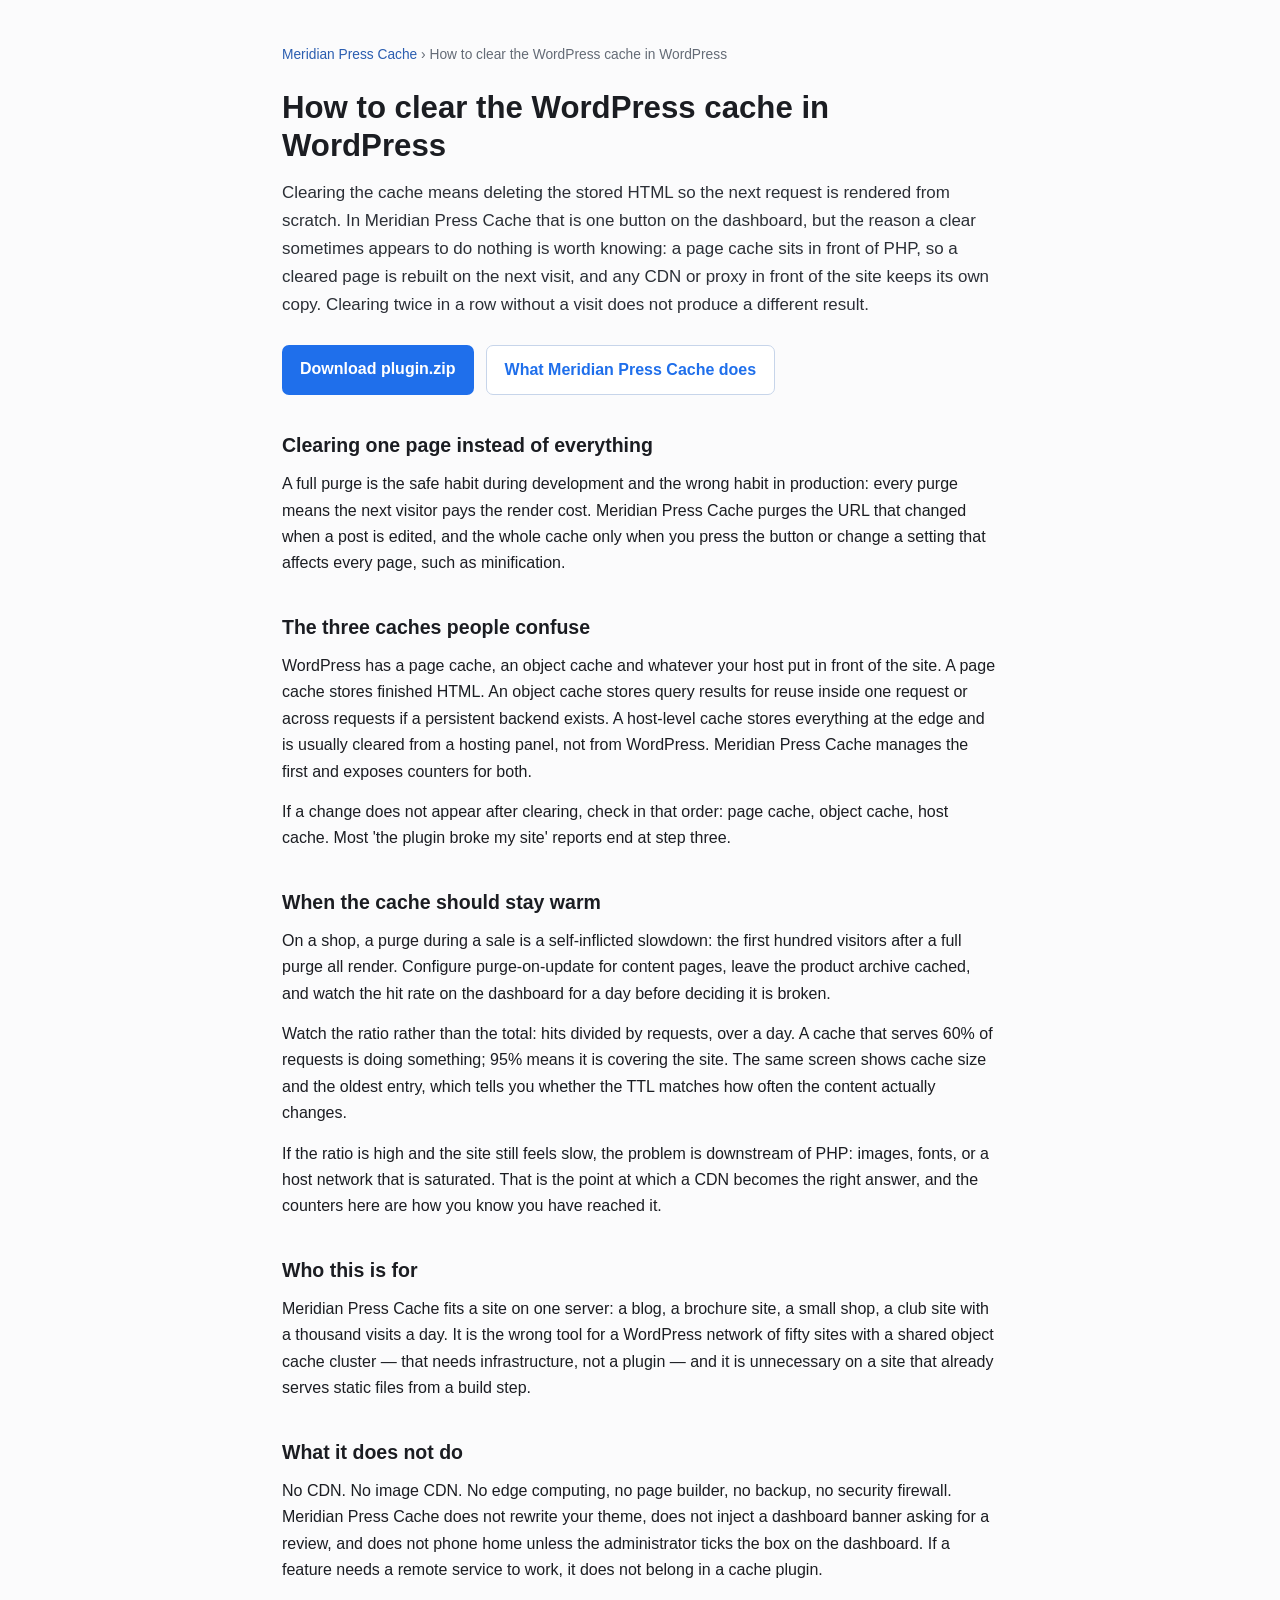
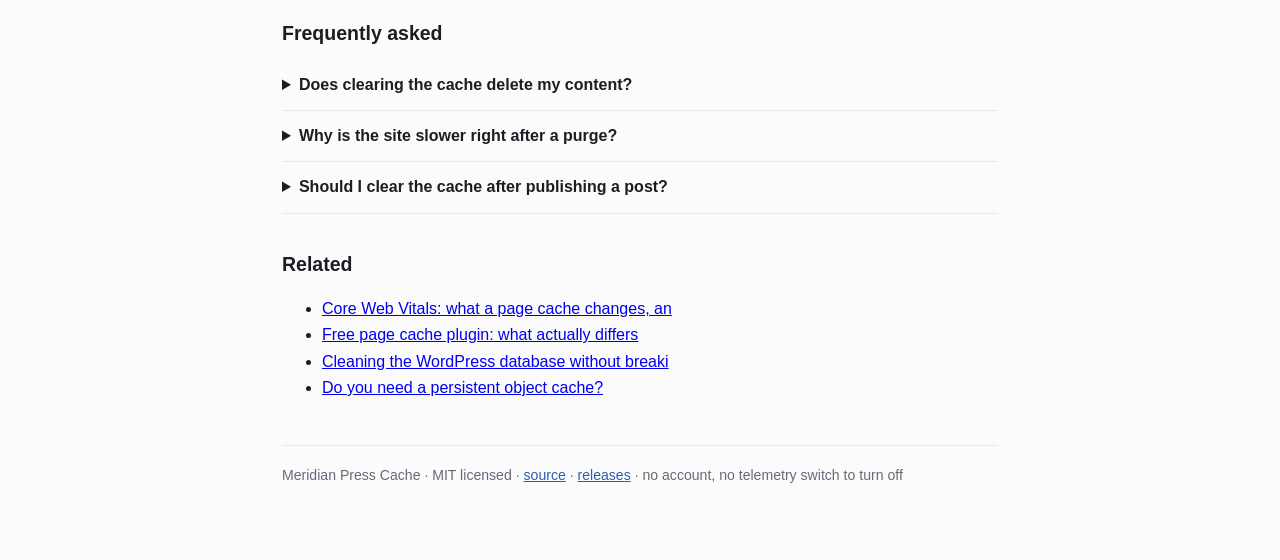
<file: docs/how-to.html>
<!doctype html><html lang="en"><head><meta charset="utf-8"><meta name="viewport" content="width=device-width,initial-scale=1"><title>How to clear the WordPress cache (and why the button sometimes does nothing)</title><meta name="description" content="Clearing the cache means deleting the stored HTML so the next request is rendered from scratch. In Meridian Press Cache that is one button on the dash"><link rel="canonical" href="https://astralvoshovel.github.io/meridian-press-cache/"><style>*{box-sizing:border-box}body{margin:0;font:16px/1.65 -apple-system,BlinkMacSystemFont,"Segoe UI",Roboto,sans-serif;color:#1b1d22;background:#fbfbfc}
.wrap{max-width:760px;margin:0 auto;padding:44px 22px 72px}h1{font-size:1.95rem;line-height:1.22;margin:0 0 14px}
h2{font-size:1.22rem;margin:34px 0 10px}p{margin:0 0 14px}nav.crumb{font-size:.86rem;color:#646b76;margin-bottom:22px}
nav.crumb a{color:#2a5db0;text-decoration:none}.lead{font-size:1.06rem;color:#2b2f36}
.cta{display:flex;gap:12px;flex-wrap:wrap;margin:26px 0 8px}.btn{display:inline-block;padding:11px 18px;border-radius:7px;background:#1f6feb;color:#fff;text-decoration:none;font-weight:600}
.btn.ghost{background:#fff;color:#1f6feb;border:1px solid #c7d5ea}pre{background:#11151c;color:#e6edf3;padding:14px 16px;border-radius:8px;overflow:auto;font-size:.86rem}
table{border-collapse:collapse;width:100%;font-size:.93rem}th,td{border-bottom:1px solid #e6e8ec;padding:8px 6px;text-align:left;vertical-align:top}
details{border-bottom:1px solid #e6e8ec;padding:12px 0}summary{font-weight:600;cursor:pointer}
footer{margin-top:44px;padding-top:18px;border-top:1px solid #e6e8ec;font-size:.88rem;color:#646b76}
footer a{color:#2a5db0}</style><script type="application/ld+json">{"@context": "https://schema.org", "@type": "FAQPage", "mainEntity": [{"@type": "Question", "name": "Does clearing the cache delete my content?", "acceptedAnswer": {"@type": "Answer", "text": "No. It deletes generated HTML and stored counters. Posts, pages, media and settings are untouched; the next request regenerates the page."}}, {"@type": "Question", "name": "Why is the site slower right after a purge?", "acceptedAnswer": {"@type": "Answer", "text": "Every cached page has to be rendered again. The first visitors after a purge pay that cost; the hit rate recovers as pages are visited."}}, {"@type": "Question", "name": "Should I clear the cache after publishing a post?", "acceptedAnswer": {"@type": "Answer", "text": "{name} purges the affected URL automatically on save, so a manual purge is only needed after changing a global setting."}}]}</script></head><body><div class="wrap"><nav class="crumb"><a href="https://astralvoshovel.github.io/meridian-press-cache/">Meridian Press Cache</a> › How to clear the WordPress cache in WordPress</nav><h1>How to clear the WordPress cache in WordPress</h1><p class="lead">Clearing the cache means deleting the stored HTML so the next request is rendered from scratch. In Meridian Press Cache that is one button on the dashboard, but the reason a clear sometimes appears to do nothing is worth knowing: a page cache sits in front of PHP, so a cleared page is rebuilt on the next visit, and any CDN or proxy in front of the site keeps its own copy. Clearing twice in a row without a visit does not produce a different result.</p><div class="cta"><a class="btn" href="https://github.com/Astralvoshovel/meridian-press-cache/releases/latest/download/plugin.zip">Download plugin.zip</a><a class="btn ghost" href="https://astralvoshovel.github.io/meridian-press-cache/">What Meridian Press Cache does</a></div><h2>Clearing one page instead of everything</h2><p>A full purge is the safe habit during development and the wrong habit in production: every purge means the next visitor pays the render cost. Meridian Press Cache purges the URL that changed when a post is edited, and the whole cache only when you press the button or change a setting that affects every page, such as minification.</p><h2>The three caches people confuse</h2><p>WordPress has a page cache, an object cache and whatever your host put in front of the site. A page cache stores finished HTML. An object cache stores query results for reuse inside one request or across requests if a persistent backend exists. A host-level cache stores everything at the edge and is usually cleared from a hosting panel, not from WordPress. Meridian Press Cache manages the first and exposes counters for both.</p><p>If a change does not appear after clearing, check in that order: page cache, object cache, host cache. Most 'the plugin broke my site' reports end at step three.</p><h2>When the cache should stay warm</h2><p>On a shop, a purge during a sale is a self-inflicted slowdown: the first hundred visitors after a full purge all render. Configure purge-on-update for content pages, leave the product archive cached, and watch the hit rate on the dashboard for a day before deciding it is broken.</p><p>Watch the ratio rather than the total: hits divided by requests, over a day. A cache that serves 60% of requests is doing something; 95% means it is covering the site. The same screen shows cache size and the oldest entry, which tells you whether the TTL matches how often the content actually changes.</p><p>If the ratio is high and the site still feels slow, the problem is downstream of PHP: images, fonts, or a host network that is saturated. That is the point at which a CDN becomes the right answer, and the counters here are how you know you have reached it.</p><h2>Who this is for</h2><p>Meridian Press Cache fits a site on one server: a blog, a brochure site, a small shop, a club site with a thousand visits a day. It is the wrong tool for a WordPress network of fifty sites with a shared object cache cluster — that needs infrastructure, not a plugin — and it is unnecessary on a site that already serves static files from a build step.</p><h2>What it does not do</h2><p>No CDN. No image CDN. No edge computing, no page builder, no backup, no security firewall. Meridian Press Cache does not rewrite your theme, does not inject a dashboard banner asking for a review, and does not phone home unless the administrator ticks the box on the dashboard. If a feature needs a remote service to work, it does not belong in a cache plugin.</p><h2>Frequently asked</h2><details><summary>Does clearing the cache delete my content?</summary><p>No. It deletes generated HTML and stored counters. Posts, pages, media and settings are untouched; the next request regenerates the page.</p></details><details><summary>Why is the site slower right after a purge?</summary><p>Every cached page has to be rendered again. The first visitors after a purge pay that cost; the hit rate recovers as pages are visited.</p></details><details><summary>Should I clear the cache after publishing a post?</summary><p>Meridian Press Cache purges the affected URL automatically on save, so a manual purge is only needed after changing a global setting.</p></details><h2>Related</h2><ul><li><a href="https://astralvoshovel.github.io/meridian-press-cache/core-web-vitals.html">Core Web Vitals: what a page cache changes, an</a></li><li><a href="https://astralvoshovel.github.io/meridian-press-cache/cache-plugin-comparison.html">Free page cache plugin: what actually differs</a></li><li><a href="https://astralvoshovel.github.io/meridian-press-cache/database-cleanup.html">Cleaning the WordPress database without breaki</a></li><li><a href="https://astralvoshovel.github.io/meridian-press-cache/object-cache.html">Do you need a persistent object cache?</a></li></ul><footer>Meridian Press Cache · MIT licensed · <a href="https://github.com/Astralvoshovel/meridian-press-cache">source</a> · <a href="https://github.com/Astralvoshovel/meridian-press-cache/releases/latest">releases</a> · no account, no telemetry switch to turn off</footer></div></body></html>
</file>
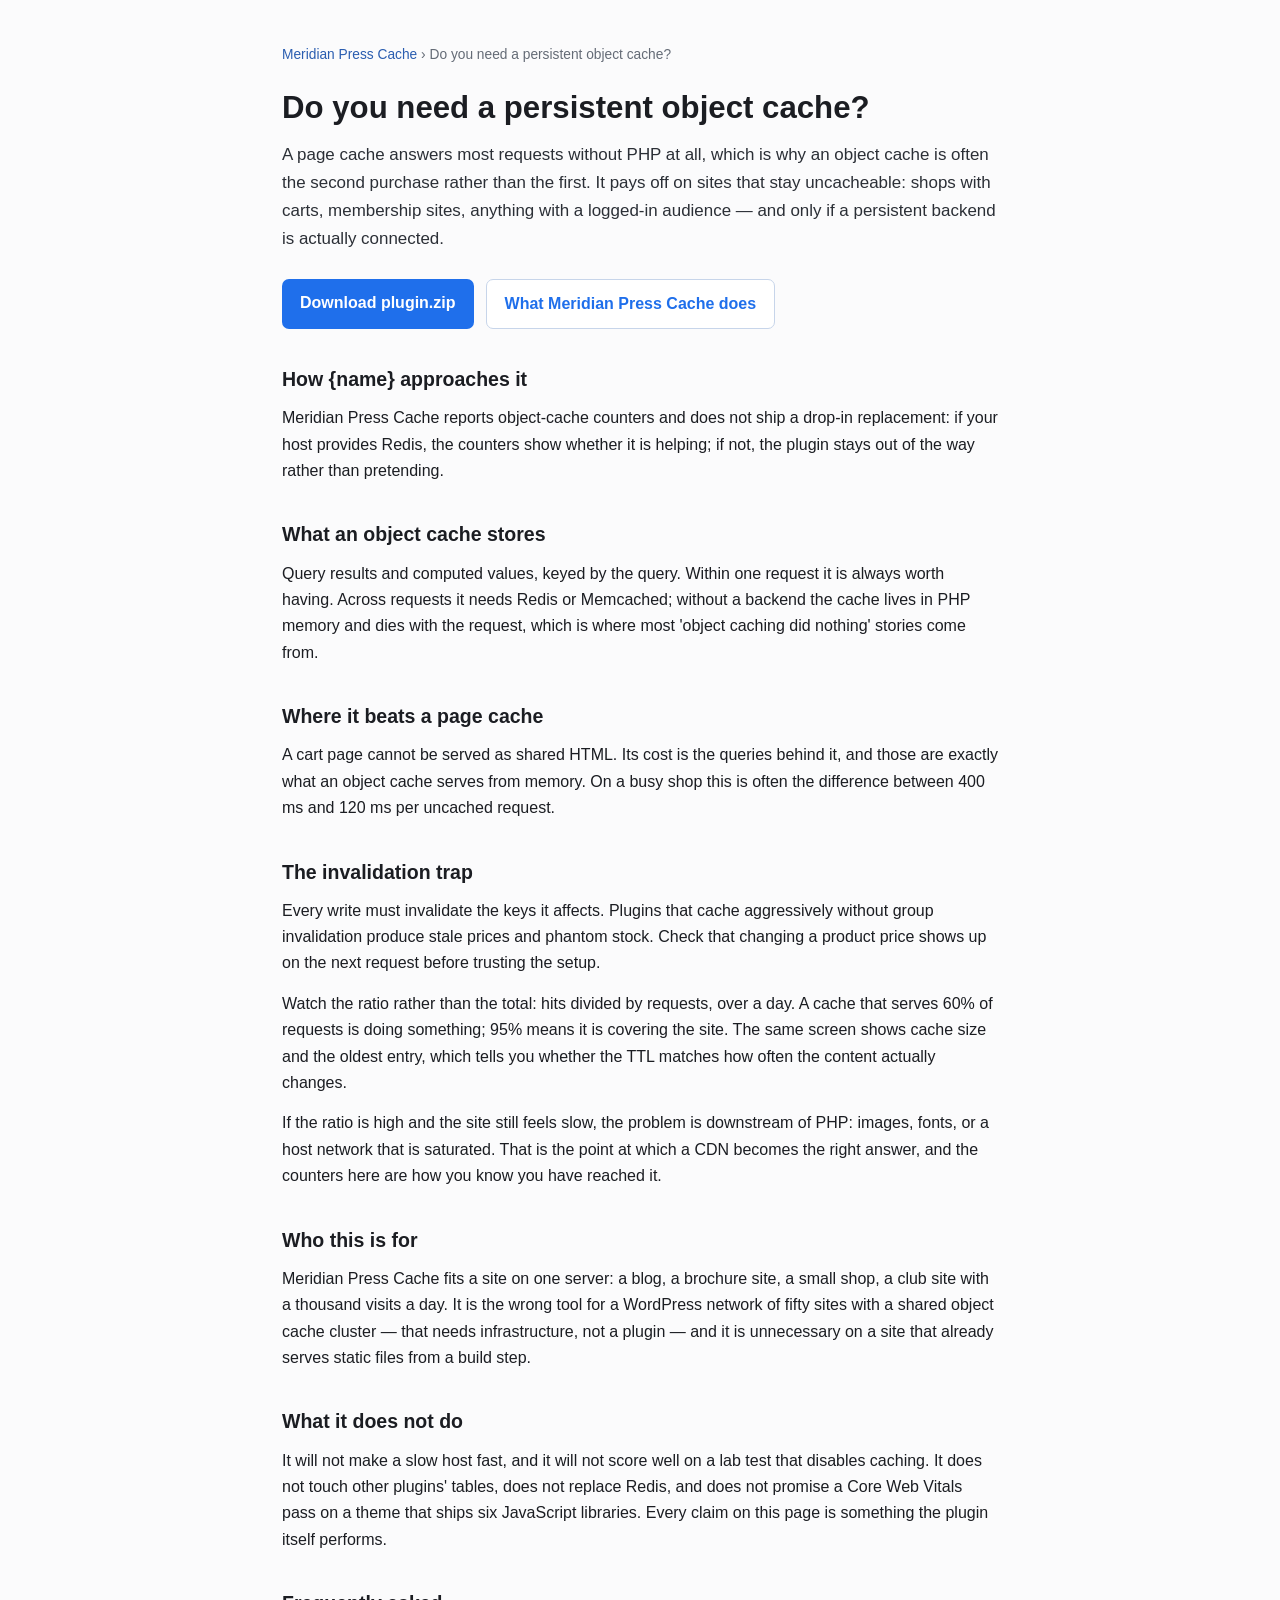
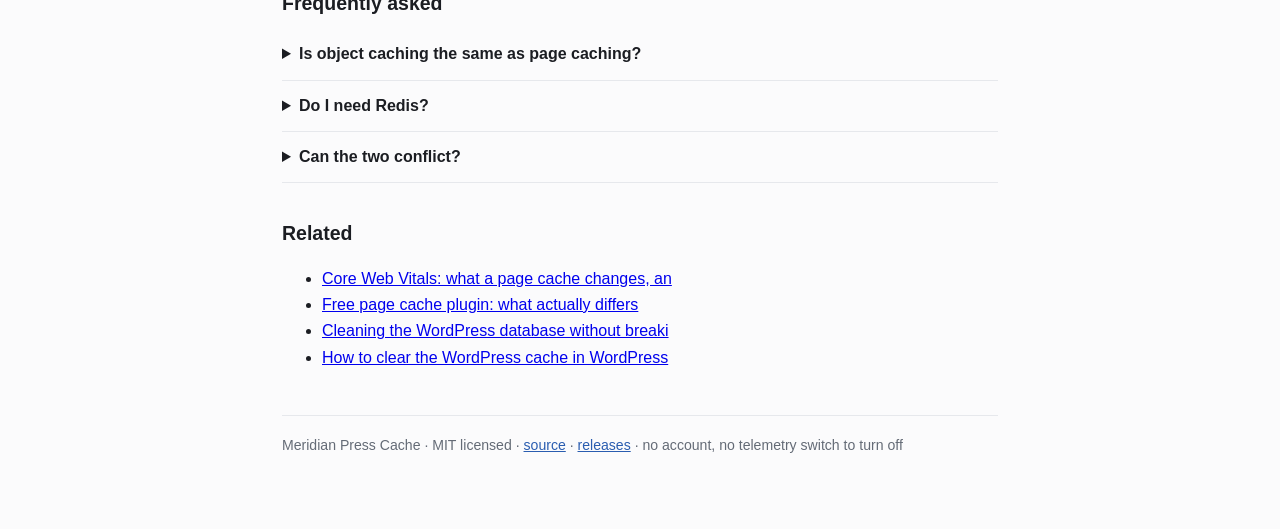
<file: docs/object-cache.html>
<!doctype html><html lang="en"><head><meta charset="utf-8"><meta name="viewport" content="width=device-width,initial-scale=1"><title>Object caching in WordPress: when it helps and when it silently does nothing</title><meta name="description" content="A page cache answers most requests without PHP at all, which is why an object cache is often the second purchase rather than the first. It pays off on"><link rel="canonical" href="https://astralvoshovel.github.io/meridian-press-cache/"><style>*{box-sizing:border-box}body{margin:0;font:16px/1.65 -apple-system,BlinkMacSystemFont,"Segoe UI",Roboto,sans-serif;color:#1b1d22;background:#fbfbfc}
.wrap{max-width:760px;margin:0 auto;padding:44px 22px 72px}h1{font-size:1.95rem;line-height:1.22;margin:0 0 14px}
h2{font-size:1.22rem;margin:34px 0 10px}p{margin:0 0 14px}nav.crumb{font-size:.86rem;color:#646b76;margin-bottom:22px}
nav.crumb a{color:#2a5db0;text-decoration:none}.lead{font-size:1.06rem;color:#2b2f36}
.cta{display:flex;gap:12px;flex-wrap:wrap;margin:26px 0 8px}.btn{display:inline-block;padding:11px 18px;border-radius:7px;background:#1f6feb;color:#fff;text-decoration:none;font-weight:600}
.btn.ghost{background:#fff;color:#1f6feb;border:1px solid #c7d5ea}pre{background:#11151c;color:#e6edf3;padding:14px 16px;border-radius:8px;overflow:auto;font-size:.86rem}
table{border-collapse:collapse;width:100%;font-size:.93rem}th,td{border-bottom:1px solid #e6e8ec;padding:8px 6px;text-align:left;vertical-align:top}
details{border-bottom:1px solid #e6e8ec;padding:12px 0}summary{font-weight:600;cursor:pointer}
footer{margin-top:44px;padding-top:18px;border-top:1px solid #e6e8ec;font-size:.88rem;color:#646b76}
footer a{color:#2a5db0}</style><script type="application/ld+json">{"@context": "https://schema.org", "@type": "FAQPage", "mainEntity": [{"@type": "Question", "name": "Is object caching the same as page caching?", "acceptedAnswer": {"@type": "Answer", "text": "No. Page caching stores finished HTML for anonymous visitors; object caching stores query results for any request, including logged-in ones."}}, {"@type": "Question", "name": "Do I need Redis?", "acceptedAnswer": {"@type": "Answer", "text": "For cross-request benefit, yes \u2014 or Memcached. In-process caching alone rarely changes a number you can measure."}}, {"@type": "Question", "name": "Can the two conflict?", "acceptedAnswer": {"@type": "Answer", "text": "They compose, but a page cache serving stale HTML can hide an object-cache invalidation bug. Test with the page cache off first."}}]}</script></head><body><div class="wrap"><nav class="crumb"><a href="https://astralvoshovel.github.io/meridian-press-cache/">Meridian Press Cache</a> › Do you need a persistent object cache?</nav><h1>Do you need a persistent object cache?</h1><p class="lead">A page cache answers most requests without PHP at all, which is why an object cache is often the second purchase rather than the first. It pays off on sites that stay uncacheable: shops with carts, membership sites, anything with a logged-in audience — and only if a persistent backend is actually connected.</p><div class="cta"><a class="btn" href="https://github.com/Astralvoshovel/meridian-press-cache/releases/latest/download/plugin.zip">Download plugin.zip</a><a class="btn ghost" href="https://astralvoshovel.github.io/meridian-press-cache/">What Meridian Press Cache does</a></div><h2>How {name} approaches it</h2><p>Meridian Press Cache reports object-cache counters and does not ship a drop-in replacement: if your host provides Redis, the counters show whether it is helping; if not, the plugin stays out of the way rather than pretending.</p><h2>What an object cache stores</h2><p>Query results and computed values, keyed by the query. Within one request it is always worth having. Across requests it needs Redis or Memcached; without a backend the cache lives in PHP memory and dies with the request, which is where most 'object caching did nothing' stories come from.</p><h2>Where it beats a page cache</h2><p>A cart page cannot be served as shared HTML. Its cost is the queries behind it, and those are exactly what an object cache serves from memory. On a busy shop this is often the difference between 400 ms and 120 ms per uncached request.</p><h2>The invalidation trap</h2><p>Every write must invalidate the keys it affects. Plugins that cache aggressively without group invalidation produce stale prices and phantom stock. Check that changing a product price shows up on the next request before trusting the setup.</p><p>Watch the ratio rather than the total: hits divided by requests, over a day. A cache that serves 60% of requests is doing something; 95% means it is covering the site. The same screen shows cache size and the oldest entry, which tells you whether the TTL matches how often the content actually changes.</p><p>If the ratio is high and the site still feels slow, the problem is downstream of PHP: images, fonts, or a host network that is saturated. That is the point at which a CDN becomes the right answer, and the counters here are how you know you have reached it.</p><h2>Who this is for</h2><p>Meridian Press Cache fits a site on one server: a blog, a brochure site, a small shop, a club site with a thousand visits a day. It is the wrong tool for a WordPress network of fifty sites with a shared object cache cluster — that needs infrastructure, not a plugin — and it is unnecessary on a site that already serves static files from a build step.</p><h2>What it does not do</h2><p>It will not make a slow host fast, and it will not score well on a lab test that disables caching. It does not touch other plugins' tables, does not replace Redis, and does not promise a Core Web Vitals pass on a theme that ships six JavaScript libraries. Every claim on this page is something the plugin itself performs.</p><h2>Frequently asked</h2><details><summary>Is object caching the same as page caching?</summary><p>No. Page caching stores finished HTML for anonymous visitors; object caching stores query results for any request, including logged-in ones.</p></details><details><summary>Do I need Redis?</summary><p>For cross-request benefit, yes — or Memcached. In-process caching alone rarely changes a number you can measure.</p></details><details><summary>Can the two conflict?</summary><p>They compose, but a page cache serving stale HTML can hide an object-cache invalidation bug. Test with the page cache off first.</p></details><h2>Related</h2><ul><li><a href="https://astralvoshovel.github.io/meridian-press-cache/core-web-vitals.html">Core Web Vitals: what a page cache changes, an</a></li><li><a href="https://astralvoshovel.github.io/meridian-press-cache/cache-plugin-comparison.html">Free page cache plugin: what actually differs</a></li><li><a href="https://astralvoshovel.github.io/meridian-press-cache/database-cleanup.html">Cleaning the WordPress database without breaki</a></li><li><a href="https://astralvoshovel.github.io/meridian-press-cache/how-to.html">How to clear the WordPress cache in WordPress</a></li></ul><footer>Meridian Press Cache · MIT licensed · <a href="https://github.com/Astralvoshovel/meridian-press-cache">source</a> · <a href="https://github.com/Astralvoshovel/meridian-press-cache/releases/latest">releases</a> · no account, no telemetry switch to turn off</footer></div></body></html>
</file>
